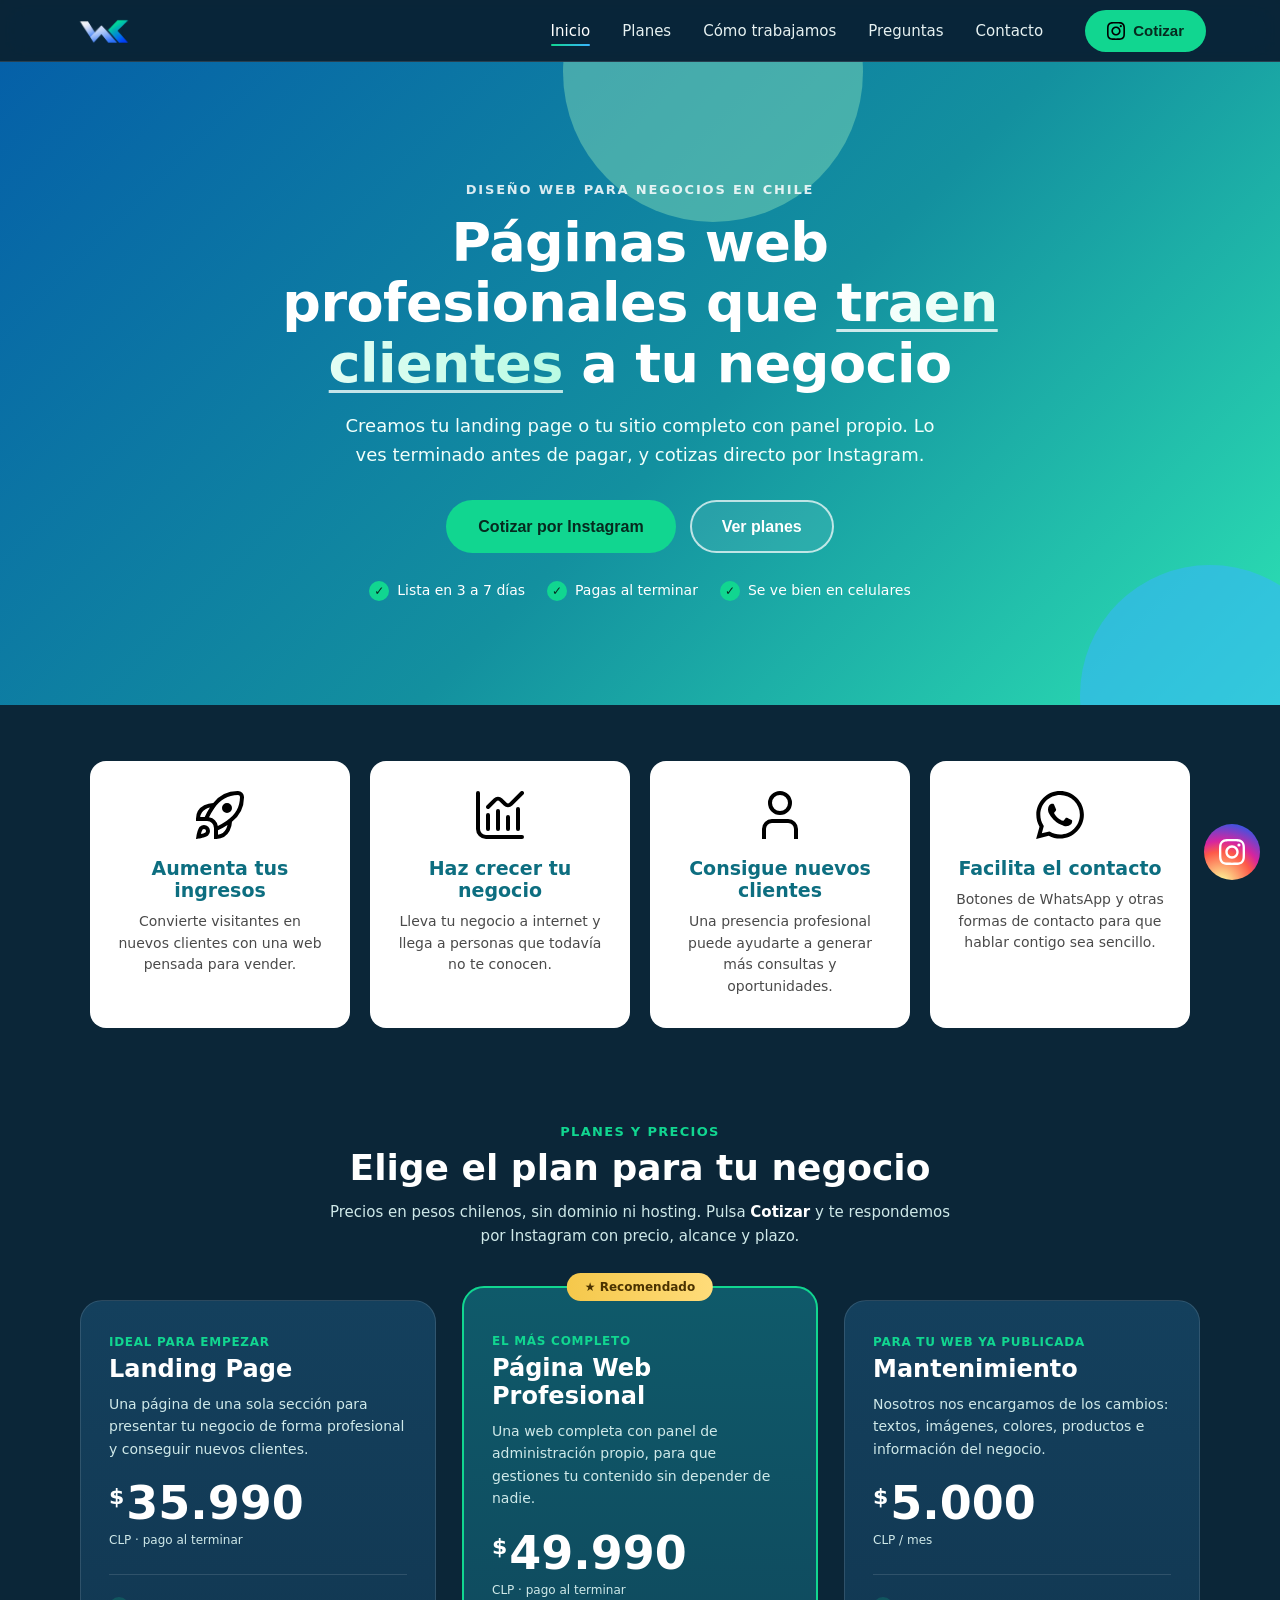
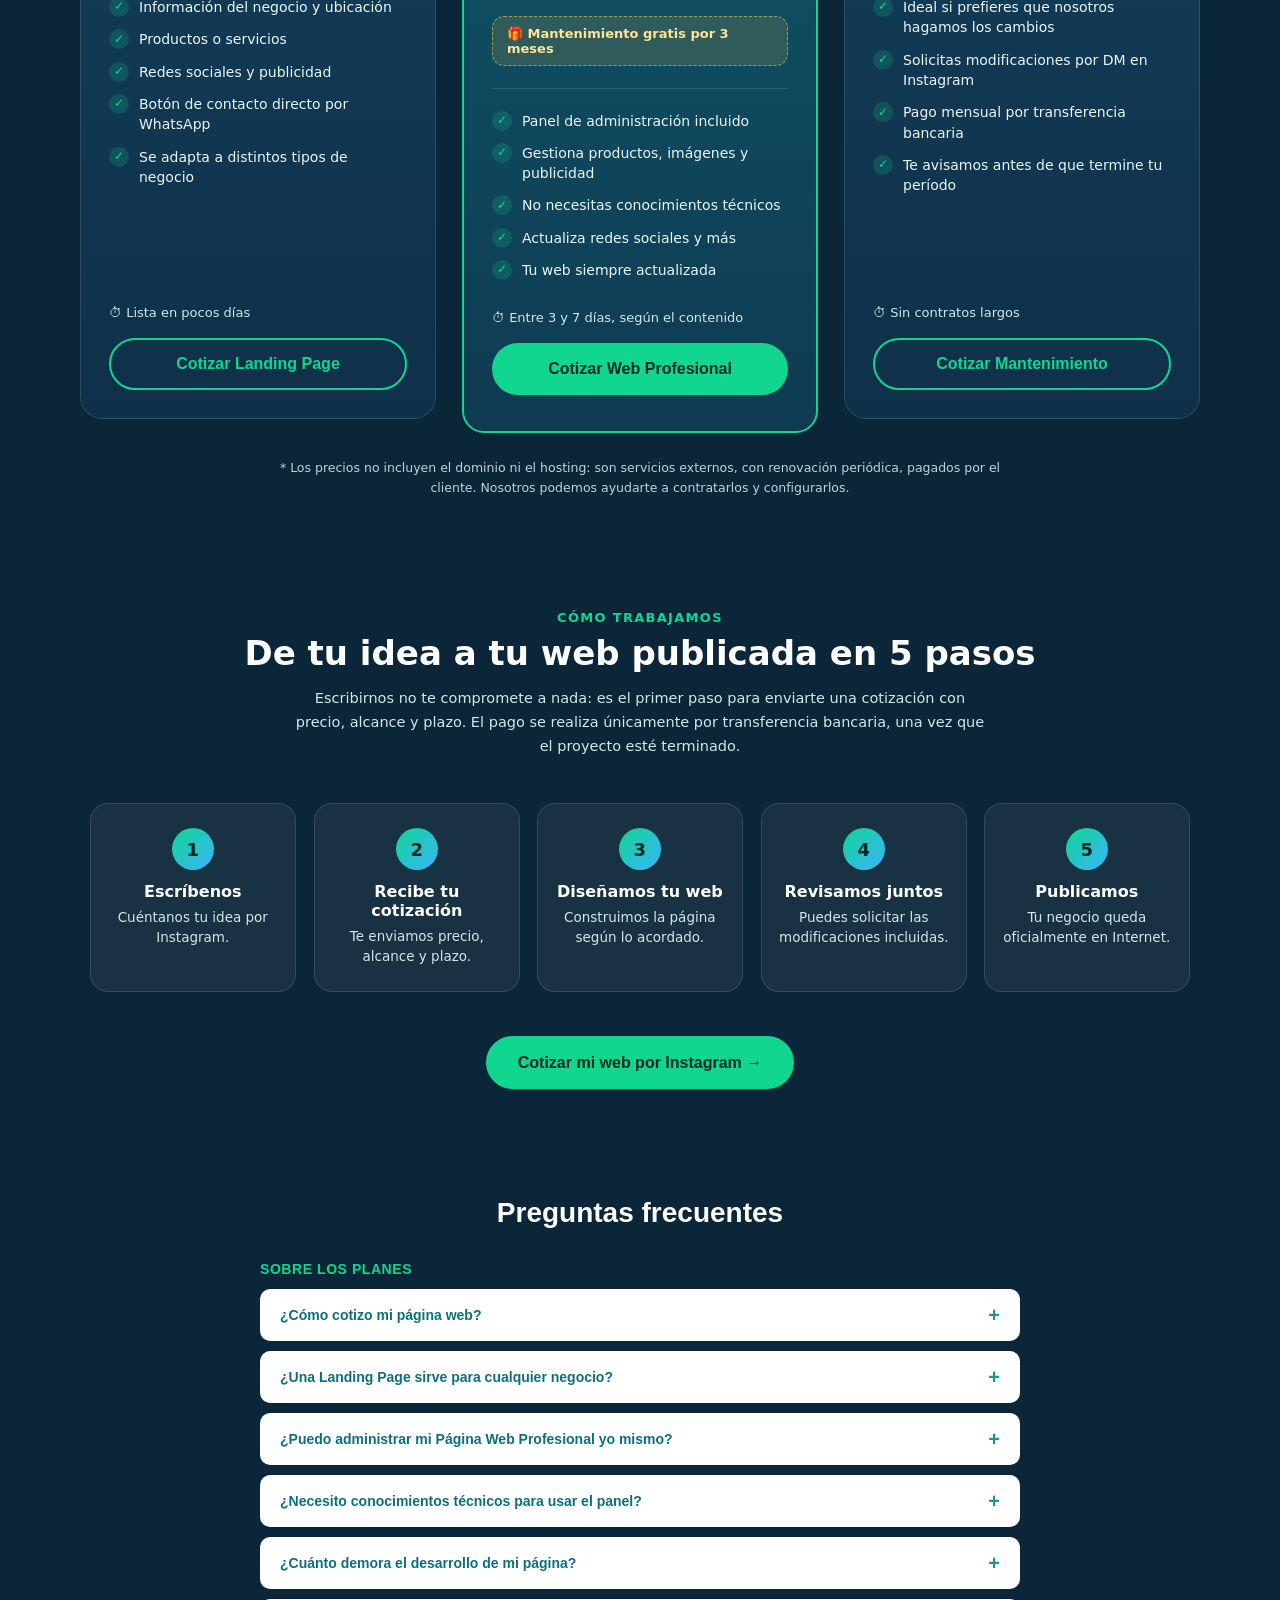
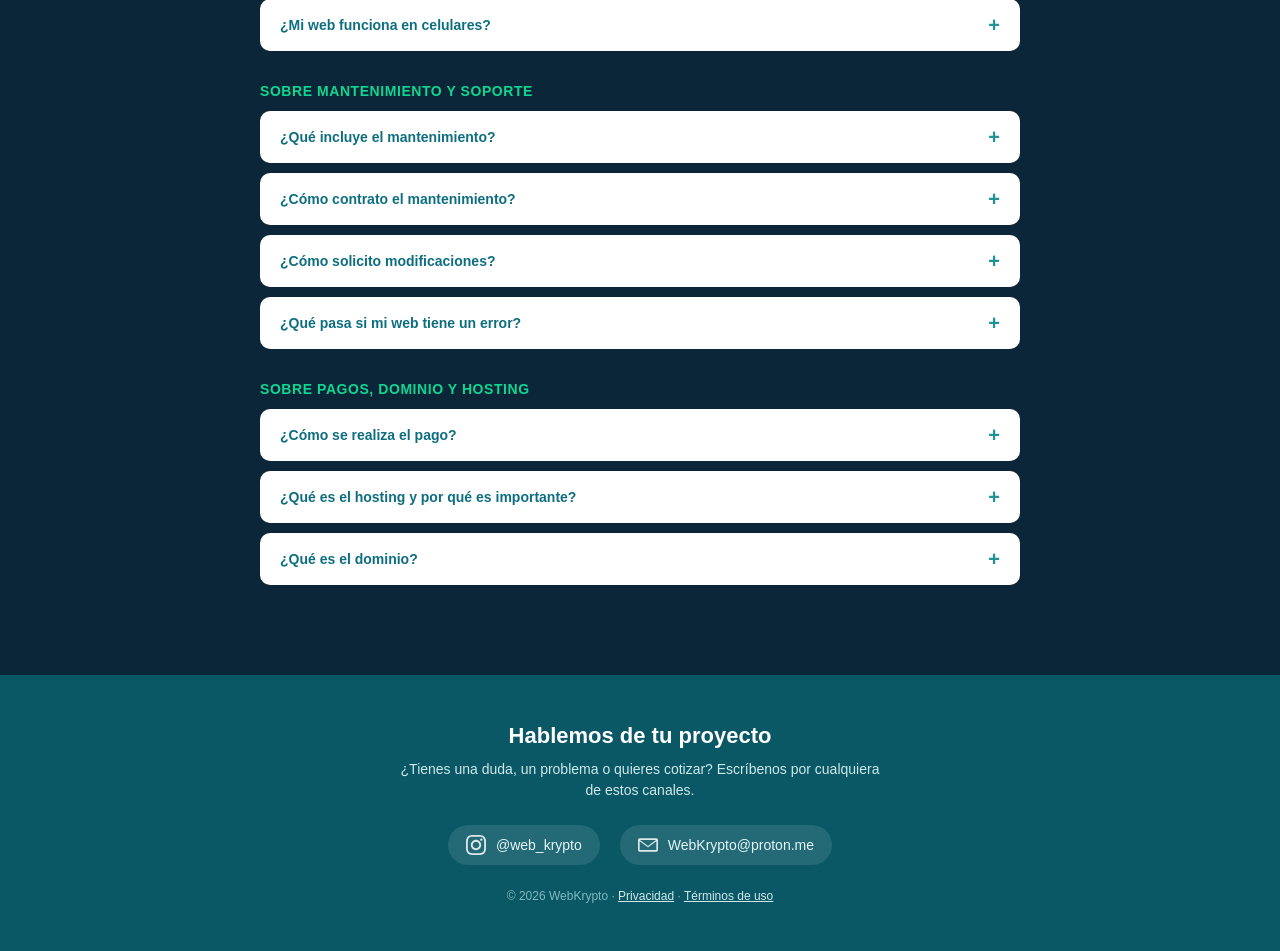
<file: index.html>
<!DOCTYPE html>
<html lang="es-CL">
<head>
    <meta charset="UTF-8">
    <meta http-equiv="Content-Security-Policy" content="default-src 'self'; script-src 'self' https://*.googletagmanager.com; style-src 'self' 'unsafe-inline' https://fonts.googleapis.com; font-src https://fonts.gstatic.com; img-src 'self' data: https://*.google-analytics.com https://*.googletagmanager.com; connect-src 'self' https://*.google-analytics.com https://*.analytics.google.com https://*.googletagmanager.com; object-src 'none'; base-uri 'self'; form-action 'self'; upgrade-insecure-requests">
    <meta name="referrer" content="strict-origin-when-cross-origin">
    <meta name="viewport" content="width=device-width, initial-scale=1.0">
    <title>WebKrypto | Páginas web profesionales para negocios en Chile</title>
    <meta name="description" content="WebKrypto crea páginas web profesionales para negocios en Chile: landing pages desde $35.990 y webs con panel propio. Cotiza por Instagram, sin compromiso.">
    <meta name="author" content="WebKrypto">
    <link rel="canonical" href="https://webkrypto.shop/">
    <link rel="alternate" hreflang="es-CL" href="https://webkrypto.shop/">
    <link rel="alternate" hreflang="x-default" href="https://webkrypto.shop/">
    <meta name="robots" content="index,follow,max-image-preview:large,max-snippet:-1">
    <meta name="theme-color" content="#0b2638">
    <!-- Verificación de Google Search Console: pega aquí la etiqueta que te entregue Google, por ejemplo:
    <meta name="google-site-verification" content="TU_CODIGO"> -->

    <meta property="og:type" content="website">
    <meta property="og:site_name" content="WebKrypto">
    <meta property="og:title" content="WebKrypto | Páginas web profesionales para negocios en Chile">
    <meta property="og:description" content="Convierte visitantes en clientes con una web profesional. Landing pages y sitios con panel propio. Cotiza por Instagram.">
    <meta property="og:image" content="https://webkrypto.shop/banner/og-image.png">
    <meta property="og:image:type" content="image/png">
    <meta property="og:image:width" content="1200">
    <meta property="og:image:height" content="630">
    <meta property="og:image:alt" content="WebKrypto: páginas web profesionales para tu negocio">
    <meta property="og:url" content="https://webkrypto.shop/">
    <meta property="og:locale" content="es_CL">
    <meta name="twitter:card" content="summary_large_image">
    <meta name="twitter:title" content="WebKrypto | Páginas web profesionales para negocios en Chile">
    <meta name="twitter:description" content="Convierte visitantes en clientes con una web profesional. Cotiza por Instagram.">
    <meta name="twitter:image" content="https://webkrypto.shop/banner/og-image.png">
    <meta name="twitter:image:alt" content="WebKrypto: páginas web profesionales para tu negocio">

    <link rel="stylesheet" href="style.css">
    <link rel="preconnect" href="https://fonts.googleapis.com">
    <link rel="preconnect" href="https://fonts.gstatic.com" crossorigin>
    <link href="https://fonts.googleapis.com/css2?family=Poppins:wght@400;500;600;700;800&display=swap" rel="stylesheet">
    <link rel="icon" href="favicon.ico" sizes="48x48">
    <link rel="icon" type="image/png" sizes="48x48" href="logo/favicon-48.png">
    <link rel="icon" type="image/png" sizes="192x192" href="logo/favicon-192.png">
    <link rel="apple-touch-icon" href="logo/apple-touch-icon.png">
    <script type="application/ld+json">
{
  "@context": "https://schema.org",
  "@graph": [
    {
      "@type": "Organization",
      "@id": "https://webkrypto.shop/#organization",
      "name": "WebKrypto",
      "url": "https://webkrypto.shop/",
      "logo": "https://webkrypto.shop/logo/favicon-192.png",
      "email": "WebKrypto@proton.me",
      "sameAs": [
        "https://www.instagram.com/web_krypto/"
      ],
      "alternateName": [
        "Web Krypto",
        "WebKrypto Chile"
      ]
    },
    {
      "@type": "WebSite",
      "@id": "https://webkrypto.shop/#website",
      "url": "https://webkrypto.shop/",
      "name": "WebKrypto",
      "inLanguage": "es-CL",
      "publisher": {
        "@id": "https://webkrypto.shop/#organization"
      },
      "alternateName": [
        "Web Krypto",
        "webkrypto.shop"
      ]
    },
    {
      "@type": "ProfessionalService",
      "@id": "https://webkrypto.shop/#servicio",
      "name": "WebKrypto",
      "url": "https://webkrypto.shop/",
      "image": "https://webkrypto.shop/banner/og-image.png",
      "email": "WebKrypto@proton.me",
      "description": "Diseño y desarrollo de páginas web profesionales para negocios en Chile: landing pages, sitios con panel de administración propio y mantenimiento web. Cotiza por Instagram.",
      "areaServed": {
        "@type": "Country",
        "name": "Chile"
      },
      "parentOrganization": {
        "@id": "https://webkrypto.shop/#organization"
      },
      "hasOfferCatalog": {
        "@type": "OfferCatalog",
        "name": "Planes de WebKrypto",
        "itemListElement": [
          {
            "@type": "Offer",
            "priceCurrency": "CLP",
            "price": "35990",
            "itemOffered": {
              "@type": "Service",
              "name": "Landing Page",
              "description": "Página web de una sola sección para presentar tu negocio y conseguir nuevos clientes."
            },
            "url": "https://webkrypto.shop/#servicios"
          },
          {
            "@type": "Offer",
            "priceCurrency": "CLP",
            "price": "49990",
            "itemOffered": {
              "@type": "Service",
              "name": "Página Web Profesional",
              "description": "Web completa con panel de administración propio para gestionar tu contenido."
            },
            "url": "https://webkrypto.shop/#servicios"
          },
          {
            "@type": "Offer",
            "itemOffered": {
              "@type": "Service",
              "name": "Mantenimiento web mensual",
              "description": "Cambios de textos, imágenes, colores, productos e información del negocio."
            },
            "url": "https://webkrypto.shop/#servicios",
            "priceSpecification": {
              "@type": "UnitPriceSpecification",
              "price": "5000",
              "priceCurrency": "CLP",
              "unitText": "MONTH"
            }
          }
        ]
      },
      "priceRange": "$5.000 - $49.990 CLP",
      "knowsLanguage": "es-CL",
      "sameAs": [
        "https://www.instagram.com/web_krypto/"
      ],
      "contactPoint": {
        "@type": "ContactPoint",
        "contactType": "customer service",
        "email": "WebKrypto@proton.me",
        "availableLanguage": "Spanish"
      }
    },
    {
      "@type": "FAQPage",
      "@id": "https://webkrypto.shop/#faq",
      "inLanguage": "es-CL",
      "mainEntity": [
        {
          "@type": "Question",
          "name": "¿Cómo cotizo mi página web?",
          "acceptedAnswer": {
            "@type": "Answer",
            "text": "Pulsa el botón Cotizar de cualquier plan y escríbenos por mensaje directo en Instagram (@web_krypto). Te respondemos con una cotización con precio, alcance y plazo, sin compromiso."
          }
        },
        {
          "@type": "Question",
          "name": "¿Una Landing Page sirve para cualquier negocio?",
          "acceptedAnswer": {
            "@type": "Answer",
            "text": "Sí, una Landing Page puede adaptarse a distintos tipos de negocios y servicios."
          }
        },
        {
          "@type": "Question",
          "name": "¿Puedo administrar mi Página Web Profesional yo mismo?",
          "acceptedAnswer": {
            "@type": "Answer",
            "text": "Sí, pero el panel de administración está disponible únicamente en el plan Página Web Profesional. Desde ahí podrás gestionar productos, imágenes, publicidad, redes sociales y más. La Landing Page no incluye panel de administración: sus cambios se solicitan a través del plan de Mantenimiento."
          }
        },
        {
          "@type": "Question",
          "name": "¿Necesito conocimientos técnicos para usar el panel?",
          "acceptedAnswer": {
            "@type": "Answer",
            "text": "No. El panel está diseñado para que puedas actualizar el contenido de tu web de forma sencilla."
          }
        },
        {
          "@type": "Question",
          "name": "¿Cuánto demora el desarrollo de mi página?",
          "acceptedAnswer": {
            "@type": "Answer",
            "text": "Depende del tipo de página y de la cantidad de contenido. Una Landing Page sencilla puede estar lista en pocos días, y una web completa generalmente está lista en 3 a 7 días, siempre que recibamos toda la información necesaria."
          }
        },
        {
          "@type": "Question",
          "name": "¿Mi web funciona en celulares?",
          "acceptedAnswer": {
            "@type": "Answer",
            "text": "Sí. Nuestras webs están diseñadas para adaptarse a celulares, tablets y computadores, ofreciendo una buena experiencia en distintos dispositivos."
          }
        },
        {
          "@type": "Question",
          "name": "¿Qué incluye el mantenimiento?",
          "acceptedAnswer": {
            "@type": "Answer",
            "text": "Incluye cambios en imágenes, textos, colores, productos y otros elementos de tu web. En el plan Profesional puedes realizar muchos de estos cambios tú mismo desde el panel de administración."
          }
        },
        {
          "@type": "Question",
          "name": "¿Cómo contrato el mantenimiento?",
          "acceptedAnswer": {
            "@type": "Answer",
            "text": "Escríbenos por DM y te ayudaremos a contratarlo. El pago se realiza mes a mes mediante transferencia bancaria y te avisaremos antes de que termine tu período para que puedas renovarlo."
          }
        },
        {
          "@type": "Question",
          "name": "¿Cómo solicito modificaciones?",
          "acceptedAnswer": {
            "@type": "Answer",
            "text": "Envíanos un DM por Instagram con los cambios que necesitas realizar en tu web y te responderemos lo antes posible para coordinarlos."
          }
        },
        {
          "@type": "Question",
          "name": "¿Qué pasa si mi web tiene un error?",
          "acceptedAnswer": {
            "@type": "Answer",
            "text": "Si tu web presenta un error relacionado con su funcionamiento, lo solucionaremos aunque no tengas contratado un plan de mantenimiento."
          }
        },
        {
          "@type": "Question",
          "name": "¿Cómo se realiza el pago?",
          "acceptedAnswer": {
            "@type": "Answer",
            "text": "El pago se realiza únicamente mediante transferencia bancaria, una vez que el proyecto está terminado y listo para ser publicado en internet. Así puedes revisar el resultado final antes de pagar."
          }
        },
        {
          "@type": "Question",
          "name": "¿Qué es el hosting y por qué es importante?",
          "acceptedAnswer": {
            "@type": "Answer",
            "text": "El hosting permite que tu página esté publicada y disponible en internet las 24 horas, almacenando todos sus archivos y contenido. No está incluido en el precio de la web: lo paga el cliente, y nosotros podemos ayudarte a contratarlo y configurarlo."
          }
        },
        {
          "@type": "Question",
          "name": "¿Qué es el dominio?",
          "acceptedAnswer": {
            "@type": "Answer",
            "text": "Es la dirección de tu página web, por ejemplo tunegocio.cl. Le da una imagen más profesional y confiable a tu negocio y permite que tus clientes te encuentren fácilmente. Se paga por separado y su renovación corre por cuenta del cliente."
          }
        }
      ]
    }
  ]
}
    </script>
    <script src="js/seguridad.js"></script>
</head>
<body>
    <a class="skip-link" href="#contenido">Saltar al contenido</a>

    <header class="nav" id="nav">
        <div class="nav-inner">
            <a href="#inicio" class="nav-brand" aria-label="WebKrypto, ir al inicio">
                <img src="logo/logo-opt.png" alt="WebKrypto" class="nav-logo" width="512" height="341">
            </a>

            <button type="button" class="nav-toggle" id="navToggle" aria-label="Abrir menú" aria-expanded="false" aria-controls="navMenu">
                <span></span><span></span><span></span>
            </button>

            <nav class="nav-menu" id="navMenu" aria-label="Principal">
                <ul class="nav-links">
                    <li><a href="#inicio" data-sec="inicio">Inicio</a></li>
                    <li><a href="#servicios" data-sec="servicios">Planes</a></li>
                    <li><a href="#proceso" data-sec="proceso">Cómo trabajamos</a></li>
                    <li><a href="#faq" data-sec="faq">Preguntas</a></li>
                    <li><a href="#contacto" data-sec="contacto">Contacto</a></li>
                </ul>
                <a href="https://ig.me/m/web_krypto" target="_blank" rel="noopener noreferrer" class="btn btn-primary nav-cta" data-plan="una página web (aún no sé qué plan)">
                    <img src="iconos/instagram.svg" alt="" width="18" height="18"> Cotizar
                </a>
            </nav>
        </div>
    </header>

    <main id="contenido">
        <section class="hero" id="inicio">
            <div class="hero-inner">
                <p class="hero-eyebrow">Diseño web para negocios en Chile</p>
                <h1 class="hero-title">Páginas web profesionales que <span>traen clientes</span> a tu negocio</h1>
                <p class="hero-sub">Creamos tu landing page o tu sitio completo con panel propio. Lo ves terminado antes de pagar, y cotizas directo por Instagram.</p>
                <div class="hero-acciones">
                    <a href="https://ig.me/m/web_krypto" target="_blank" rel="noopener noreferrer" class="btn btn-primary btn-lg" data-plan="una página web (aún no sé qué plan)">Cotizar por Instagram</a>
                    <a href="#servicios" class="btn btn-ghost btn-lg">Ver planes</a>
                </div>
                <ul class="hero-chips">
                    <li>Lista en 3 a 7 días</li>
                    <li>Pagas al terminar</li>
                    <li>Se ve bien en celulares</li>
                </ul>
            </div>
        </section>

        <section class="beneficios" aria-label="Beneficios de tener una página web">
            <div class="beneficios-grid">
                <div class="card">
                    <img src="iconos/rocket-lunch.svg" alt="" class="card-icon" width="48" height="48" loading="lazy">
                    <h2 class="card-title">Aumenta tus ingresos</h2>
                    <p class="card-text">Convierte visitantes en nuevos clientes con una web pensada para vender.</p>
                </div>
                <div class="card">
                    <img src="iconos/chart-histogram.svg" alt="" class="card-icon" width="48" height="48" loading="lazy">
                    <h2 class="card-title">Haz crecer tu negocio</h2>
                    <p class="card-text">Lleva tu negocio a internet y llega a personas que todavía no te conocen.</p>
                </div>
                <div class="card">
                    <img src="iconos/user.svg" alt="" class="card-icon" width="48" height="48" loading="lazy">
                    <h2 class="card-title">Consigue nuevos clientes</h2>
                    <p class="card-text">Una presencia profesional puede ayudarte a generar más consultas y oportunidades.</p>
                </div>
                <div class="card">
                    <img src="iconos/whatsapp.svg" alt="" class="card-icon" width="48" height="48" loading="lazy">
                    <h2 class="card-title">Facilita el contacto</h2>
                    <p class="card-text">Botones de WhatsApp y otras formas de contacto para que hablar contigo sea sencillo.</p>
                </div>
            </div>
        </section>

        <section class="servicios" id="servicios">
            <p class="seccion-eyebrow">Planes y precios</p>
            <h2 class="servicios-titulo">Elige el plan para tu negocio</h2>
            <p class="servicios-subtitulo">Precios en pesos chilenos, sin dominio ni hosting. Pulsa <b>Cotizar</b> y te respondemos por Instagram con precio, alcance y plazo.</p>

            <div class="planes">
                <article class="plan">
                    <p class="plan-tag">Ideal para empezar</p>
                    <h3 class="plan-nombre">Landing Page</h3>
                    <p class="plan-descripcion">Una página de una sola sección para presentar tu negocio de forma profesional y conseguir nuevos clientes.</p>
                    <p class="plan-precio"><span class="plan-moneda">$</span>35.990 <small>CLP · pago al terminar</small></p>
                    <ul class="plan-lista">
                        <li>Información del negocio y ubicación</li>
                        <li>Productos o servicios</li>
                        <li>Redes sociales y publicidad</li>
                        <li>Botón de contacto directo por WhatsApp</li>
                        <li>Se adapta a distintos tipos de negocio</li>
                    </ul>
                    <p class="plan-demora">Lista en pocos días</p>
                    <a href="https://ig.me/m/web_krypto" target="_blank" rel="noopener noreferrer" class="btn btn-outline plan-btn" data-plan="el plan Landing Page ($35.990)">Cotizar Landing Page</a>
                </article>

                <article class="plan plan-destacado">
                    <span class="plan-badge">★ Recomendado</span>
                    <p class="plan-tag">El más completo</p>
                    <h3 class="plan-nombre">Página Web Profesional</h3>
                    <p class="plan-descripcion">Una web completa con panel de administración propio, para que gestiones tu contenido sin depender de nadie.</p>
                    <p class="plan-precio"><span class="plan-moneda">$</span>49.990 <small>CLP · pago al terminar</small></p>
                    <p class="plan-regalo">Mantenimiento gratis por 3 meses</p>
                    <ul class="plan-lista">
                        <li>Panel de administración incluido</li>
                        <li>Gestiona productos, imágenes y publicidad</li>
                        <li>No necesitas conocimientos técnicos</li>
                        <li>Actualiza redes sociales y más</li>
                        <li>Tu web siempre actualizada</li>
                    </ul>
                    <p class="plan-demora">Entre 3 y 7 días, según el contenido</p>
                    <a href="https://ig.me/m/web_krypto" target="_blank" rel="noopener noreferrer" class="btn btn-primary plan-btn" data-plan="el plan Página Web Profesional ($49.990)">Cotizar Web Profesional</a>
                </article>

                <article class="plan" id="mantenimiento">
                    <p class="plan-tag">Para tu web ya publicada</p>
                    <h3 class="plan-nombre">Mantenimiento</h3>
                    <p class="plan-descripcion">Nosotros nos encargamos de los cambios: textos, imágenes, colores, productos e información del negocio.</p>
                    <p class="plan-precio"><span class="plan-moneda">$</span>5.000 <small>CLP / mes</small></p>
                    <ul class="plan-lista">
                        <li>Ideal si prefieres que nosotros hagamos los cambios</li>
                        <li>Solicitas modificaciones por DM en Instagram</li>
                        <li>Pago mensual por transferencia bancaria</li>
                        <li>Te avisamos antes de que termine tu período</li>
                    </ul>
                    <p class="plan-demora">Sin contratos largos</p>
                    <a href="https://ig.me/m/web_krypto" target="_blank" rel="noopener noreferrer" class="btn btn-outline plan-btn" data-plan="el plan de Mantenimiento ($5.000 al mes)">Cotizar Mantenimiento</a>
                </article>
            </div>

            <p class="servicios-nota">* Los precios no incluyen el dominio ni el hosting: son servicios externos, con renovación periódica, pagados por el cliente. Nosotros podemos ayudarte a contratarlos y configurarlos.</p>
        </section>

        <section class="proceso-sec" id="proceso">
            <p class="seccion-eyebrow">Cómo trabajamos</p>
            <h2 class="cta-title">De tu idea a tu web publicada en 5 pasos</h2>
            <p class="cta-aviso">Escribirnos no te compromete a nada: es el primer paso para enviarte una cotización con precio, alcance y plazo. El pago se realiza únicamente por transferencia bancaria, una vez que el proyecto esté terminado.</p>

            <ol class="proceso">
                <li class="proceso-paso"><span class="proceso-numero">1</span><h3 class="proceso-titulo">Escríbenos</h3><p class="proceso-texto">Cuéntanos tu idea por Instagram.</p></li>
                <li class="proceso-paso"><span class="proceso-numero">2</span><h3 class="proceso-titulo">Recibe tu cotización</h3><p class="proceso-texto">Te enviamos precio, alcance y plazo.</p></li>
                <li class="proceso-paso"><span class="proceso-numero">3</span><h3 class="proceso-titulo">Diseñamos tu web</h3><p class="proceso-texto">Construimos la página según lo acordado.</p></li>
                <li class="proceso-paso"><span class="proceso-numero">4</span><h3 class="proceso-titulo">Revisamos juntos</h3><p class="proceso-texto">Puedes solicitar las modificaciones incluidas.</p></li>
                <li class="proceso-paso"><span class="proceso-numero">5</span><h3 class="proceso-titulo">Publicamos</h3><p class="proceso-texto">Tu negocio queda oficialmente en Internet.</p></li>
            </ol>

            <a href="https://ig.me/m/web_krypto" target="_blank" rel="noopener noreferrer" class="btn btn-primary btn-lg" data-plan="una página web (aún no sé qué plan)">Cotizar mi web por Instagram →</a>
        </section>

    <section class="faq" id="faq">
        <h2 class="faq-titulo">Preguntas frecuentes</h2>

        <div class="faq-grupo">
            <h3 class="faq-categoria">Sobre los planes</h3>
            <details class="faq-item">
                <summary>¿Cómo cotizo mi página web?</summary>
                <p>Pulsa el botón <strong>Cotizar</strong> de cualquier plan y escríbenos por mensaje directo en Instagram (@web_krypto). Te respondemos con una cotización con precio, alcance y plazo, sin compromiso.</p>
            </details>
            <details class="faq-item">
                <summary>¿Una Landing Page sirve para cualquier negocio?</summary>
                <p>Sí, una Landing Page puede adaptarse a distintos tipos de negocios y servicios.</p>
            </details>
            <details class="faq-item">
                <summary>¿Puedo administrar mi Página Web Profesional yo mismo?</summary>
                <p>Sí, pero el panel de administración está disponible únicamente en el plan Página Web Profesional. Desde ahí podrás gestionar productos, imágenes, publicidad, redes sociales y más. La Landing Page no incluye panel de administración: sus cambios se solicitan a través del plan de Mantenimiento.</p>
            </details>
            <details class="faq-item">
                <summary>¿Necesito conocimientos técnicos para usar el panel?</summary>
                <p>No. El panel está diseñado para que puedas actualizar el contenido de tu web de forma sencilla.</p>
            </details>
            <details class="faq-item">
                <summary>¿Cuánto demora el desarrollo de mi página?</summary>
                <p>Depende del tipo de página y de la cantidad de contenido. Una Landing Page sencilla puede estar lista en pocos días, y una web completa generalmente está lista en 3 a 7 días, siempre que recibamos toda la información necesaria.</p>
            </details>
            <details class="faq-item">
                <summary>¿Mi web funciona en celulares?</summary>
                <p>Sí. Nuestras webs están diseñadas para adaptarse a celulares, tablets y computadores, ofreciendo una buena experiencia en distintos dispositivos.</p>
            </details>
        </div>

        <div class="faq-grupo">
            <h3 class="faq-categoria">Sobre mantenimiento y soporte</h3>
            <details class="faq-item">
                <summary>¿Qué incluye el mantenimiento?</summary>
                <p>Incluye cambios en imágenes, textos, colores, productos y otros elementos de tu web. En el plan Profesional puedes realizar muchos de estos cambios tú mismo desde el panel de administración.</p>
            </details>
            <details class="faq-item">
                <summary>¿Cómo contrato el mantenimiento?</summary>
                <p>Escríbenos por DM y te ayudaremos a contratarlo. El pago se realiza mes a mes mediante transferencia bancaria y te avisaremos antes de que termine tu período para que puedas renovarlo.</p>
            </details>
            <details class="faq-item">
                <summary>¿Cómo solicito modificaciones?</summary>
                <p>Envíanos un DM por Instagram con los cambios que necesitas realizar en tu web y te responderemos lo antes posible para coordinarlos.</p>
            </details>
            <details class="faq-item">
                <summary>¿Qué pasa si mi web tiene un error?</summary>
                <p>Si tu web presenta un error relacionado con su funcionamiento, lo solucionaremos aunque no tengas contratado un plan de mantenimiento.</p>
            </details>
        </div>

        <div class="faq-grupo">
            <h3 class="faq-categoria">Sobre pagos, dominio y hosting</h3>
            <details class="faq-item">
                <summary>¿Cómo se realiza el pago?</summary>
                <p>El pago se realiza únicamente mediante transferencia bancaria, una vez que el proyecto está terminado y listo para ser publicado en internet. Así puedes revisar el resultado final antes de pagar.</p>
            </details>
            <details class="faq-item">
                <summary>¿Qué es el hosting y por qué es importante?</summary>
                <p>El hosting permite que tu página esté publicada y disponible en internet las 24 horas, almacenando todos sus archivos y contenido. No está incluido en el precio de la web: lo paga el cliente, y nosotros podemos ayudarte a contratarlo y configurarlo.</p>
            </details>
            <details class="faq-item">
                <summary>¿Qué es el dominio?</summary>
                <p>Es la dirección de tu página web, por ejemplo tunegocio.cl. Le da una imagen más profesional y confiable a tu negocio y permite que tus clientes te encuentren fácilmente. Se paga por separado y su renovación corre por cuenta del cliente.</p>
            </details>
        </div>
    </section>

    </main>

    <footer class="footer" id="contacto">
        <h2 class="footer-titulo">Hablemos de tu proyecto</h2>
        <p class="footer-texto">¿Tienes una duda, un problema o quieres cotizar? Escríbenos por cualquiera de estos canales.</p>
        <div class="footer-redes">
            <a href="https://ig.me/m/web_krypto" target="_blank" rel="noopener noreferrer" class="footer-contacto-item" aria-label="Escríbenos por Instagram">
                <img src="iconos/instagram.svg" alt="" class="footer-icono" loading="lazy">
                <span class="footer-contacto-texto">@web_krypto</span>
            </a>
            <a href="mailto:WebKrypto@proton.me" class="footer-contacto-item" aria-label="Escríbenos por correo electrónico a WebKrypto@proton.me">
                <img src="iconos/envelope.svg" alt="" class="footer-icono" loading="lazy">
                <span class="footer-contacto-texto">WebKrypto@proton.me</span>
            </a>
        </div>
        <p class="footer-copy">© 2026 WebKrypto · <a href="privacidad.html" style="color:#cfe9e9;">Privacidad</a> · <a href="terminos.html" style="color:#cfe9e9;">Términos de uso</a><button type="button" class="footer-cookies" data-cookies hidden> · Cookies</button></p>
    </footer>

    <div class="flotantes-contacto">
        <a href="https://ig.me/m/web_krypto" target="_blank" rel="noopener noreferrer" class="flotante flotante-instagram" aria-label="Escríbenos por Instagram">
            <img src="iconos/instagram.svg" alt="" loading="lazy">
        </a>
    </div>

    <div class="toast" id="toast" role="status" aria-live="polite"></div>

    <script src="js/analytics.js" defer></script>
    <script src="js/main.js" defer></script>
</body>
</html>
</file>
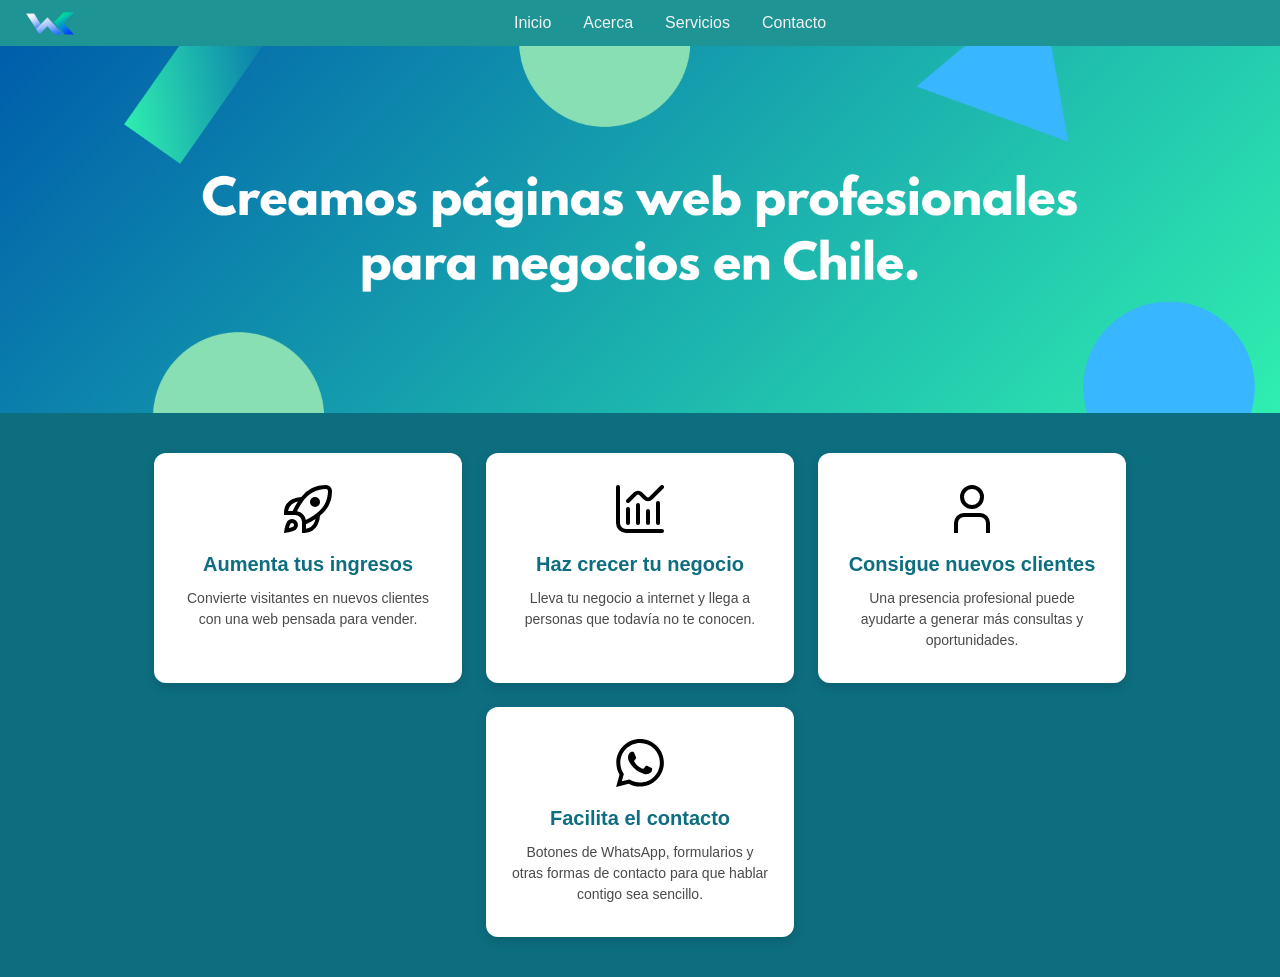
<file: fronted/index.html>
<!DOCTYPE html>
<html lang="en">
<head>
    <meta charset="UTF-8">
    <meta name="robots" content="noindex,nofollow">
    <meta http-equiv="Content-Security-Policy" content="default-src 'self'; script-src 'self'; style-src 'self' 'unsafe-inline' https://fonts.googleapis.com; font-src https://fonts.gstatic.com; img-src 'self' data: https://melbzzocbenpoewlqvbr.supabase.co; connect-src 'self' https://melbzzocbenpoewlqvbr.supabase.co wss://melbzzocbenpoewlqvbr.supabase.co; object-src 'none'; base-uri 'self'; form-action 'self'; upgrade-insecure-requests">
    <meta name="referrer" content="strict-origin-when-cross-origin">
    <meta name="viewport" content="width=device-width, initial-scale=1.0">
    <title>WebKrypto</title>
    <link rel="stylesheet" href="style.css">
    <link rel="preconnect" href="https://fonts.googleapis.com">
    <link rel="preconnect" href="https://fonts.gstatic.com" crossorigin>
    <link href="https://fonts.googleapis.com/css2?family=Poppins:ital,wght@0,100;0,200;0,300;0,400;0,500;0,600;0,700;0,800;0,900;1,100;1,200;1,300;1,400;1,500;1,600;1,700;1,800;1,900&display=swap" rel="stylesheet">
    <link rel="icon" type="image/png" href="../logo/logo.png">
    <script src="../js/seguridad.js"></script>
</head>
<body>
    <nav class="navbar">
        <img src="../logo/logo.png" alt="WebKrypto logo" class="navbar-logo">
        <ul>
            <a href="#home">Inicio</a>
            <a href="#about">Acerca</a>
            <a href="#services">Servicios</a>
            <a href="#contact">Contacto</a>     
        </ul>
    </nav>

    <picture>
        <source media="(max-width: 480px)" srcset="../banner/banner-movil.png">
        <source media="(max-width: 1024px)" srcset="../banner/banner-tablet.png">
        <img src="../banner/banner-pc.png" alt="Hero Image" class="hero-image">
    </picture>

    <div class="container">
        <div class="card">
            <img src="../iconos/rocket-lunch.svg" alt="Icono de cohete" class="card-icon">
            <h2 class="card-title">Aumenta tus ingresos</h2>
            <p class="card-text">Convierte visitantes en nuevos clientes con una web pensada para vender.</p>
        </div>

        <div class="card">
            <img src="../iconos/chart-histogram.svg" alt="Icono de estadistica" class="card-icon">
            <h2 class="card-title">Haz crecer tu negocio</h2>
            <p class="card-text">Lleva tu negocio a internet y llega a personas que todavía no te conocen.</p>
        </div>

        <div class="card">
            <img src="../iconos/user.svg" alt="Icono de usuario" class="card-icon">
            <h2 class="card-title">Consigue nuevos clientes</h2>
            <p class="card-text">Una presencia profesional puede ayudarte a generar más consultas y oportunidades.</p>
        </div>

        <div class="card">
            <img src="../iconos/whatsapp.svg" alt="Icono de WhatsApp" class="card-icon">
            <h2 class="card-title">Facilita el contacto</h2>
            <p class="card-text">Botones de WhatsApp, formularios y otras formas de contacto para que hablar contigo sea sencillo.</p>
        </div>
    </div>

</body>
</file>
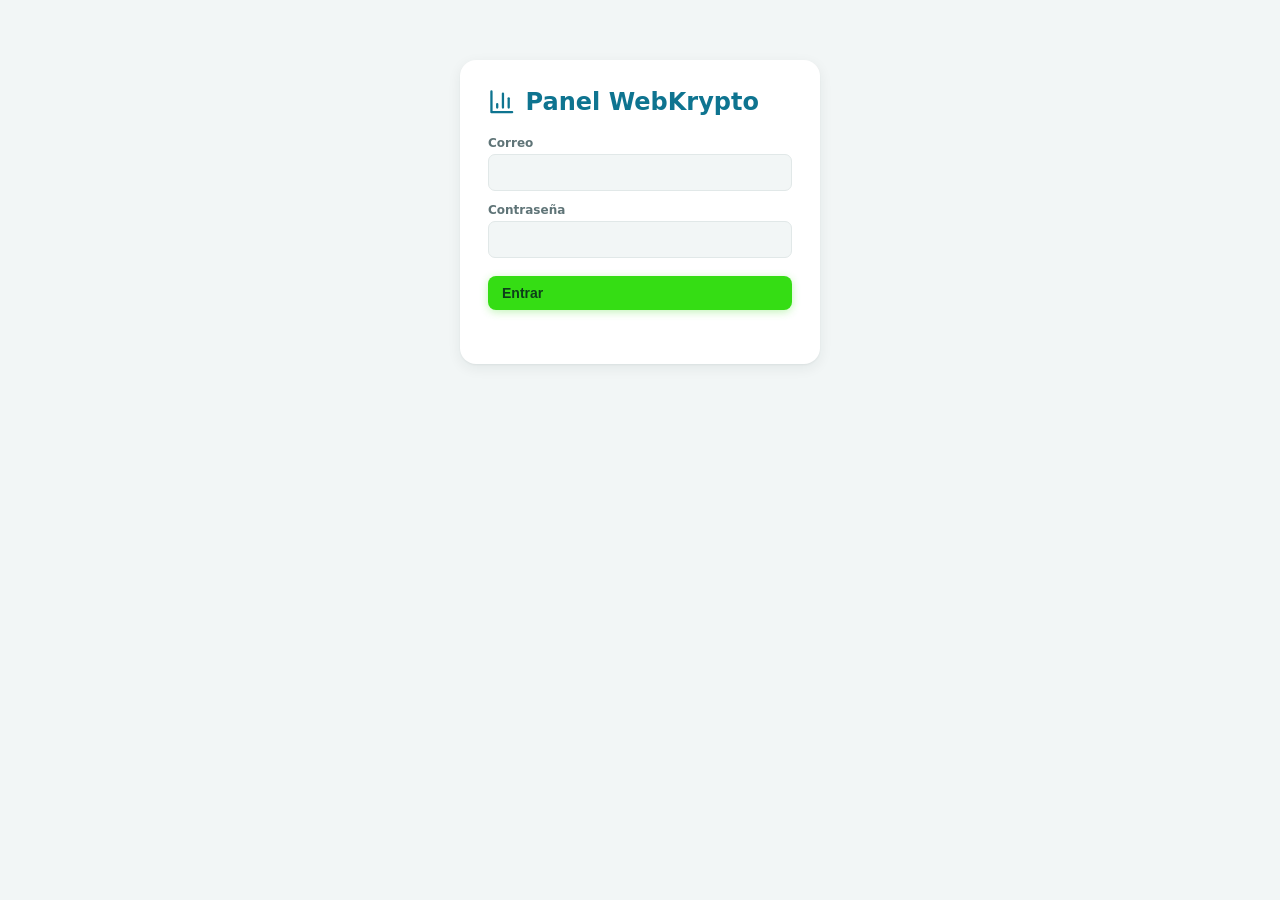
<file: admin.html>
<!DOCTYPE html>
<html lang="es">
<head>
<meta charset="UTF-8">
<meta http-equiv="Content-Security-Policy" content="default-src 'self'; script-src 'self'; style-src 'self' 'unsafe-inline' https://fonts.googleapis.com; font-src https://fonts.gstatic.com; img-src 'self' data: https://melbzzocbenpoewlqvbr.supabase.co; connect-src 'self' https://melbzzocbenpoewlqvbr.supabase.co wss://melbzzocbenpoewlqvbr.supabase.co; object-src 'none'; base-uri 'self'; form-action 'self'; upgrade-insecure-requests">
<meta name="referrer" content="strict-origin-when-cross-origin">
<meta name="robots" content="noindex,nofollow">
<meta name="viewport" content="width=device-width, initial-scale=1">
<title>Panel WebKrypto</title>
<link rel="icon" href="logo/logo.png">
<style>
:root{--bg:#f2f6f6;--panel:#fff;--text:#132326;--muted:#5f7477;--line:#e1e8e8;--brand:#0d6e80;--brand2:#1e9494;--chip:#eef5f5;}
@media (prefers-color-scheme: dark){:root{--bg:#0f1a1c;--panel:#16262a;--text:#e8f1f1;--muted:#93a7aa;--line:#233436;--chip:#1c2e30;}}
*{box-sizing:border-box;}
[hidden]{display:none !important;}
body{margin:0;background:var(--bg);color:var(--text);font-family:system-ui,-apple-system,Segoe UI,Roboto,sans-serif;}
header{position:sticky;top:0;background:linear-gradient(135deg,var(--brand),var(--brand2));color:#fff;padding:14px 20px;display:flex;justify-content:space-between;align-items:center;gap:12px;flex-wrap:wrap;z-index:20;}
header h1{font-size:18px;margin:0;}
.hbtns{display:flex;gap:8px;flex-wrap:wrap;}
.btn{border:none;border-radius:8px;padding:9px 14px;font-weight:600;cursor:pointer;font-size:14px;text-decoration:none;display:inline-block;}
.btn-primary{background:#35dd14;color:#0d3d1a;} .btn-primary:hover{background:#2ec00f;}
.btn-ghost{background:rgba(255,255,255,.15);color:#fff;}
.btn-secundario{background:var(--chip);color:var(--text);} .btn-peligro{background:#fbdada;color:#a11c11;}
main{max-width:1200px;margin:0 auto;padding:28px 24px;}
#login{max-width:360px;margin:60px auto;background:var(--panel);border-radius:12px;padding:28px;box-shadow:0 4px 20px rgba(0,0,0,.08);}
#login h2{color:var(--brand);margin-top:0;}
#login label{display:block;font-size:12px;font-weight:600;color:var(--muted);margin:12px 0 4px;}
#login input{width:100%;padding:10px;border:1px solid var(--line);border-radius:7px;background:var(--bg);color:var(--text);}
#login .error{color:#d93025;font-size:13px;margin-top:10px;min-height:16px;}
#app{display:none;}
#alertas{margin-bottom:24px;}
.alerta{display:flex;justify-content:space-between;align-items:center;gap:10px;background:var(--panel);border-left:4px solid #e2a300;border-radius:8px;padding:14px 18px;margin-bottom:12px;font-size:13px;}
.alerta.vencido{border-left-color:#d93025;} .alerta b{display:block;font-size:14px;}
.kpis{display:grid;grid-template-columns:repeat(auto-fit,minmax(200px,1fr));gap:18px;margin-bottom:28px;}
.kpi{background:var(--panel);border:1px solid var(--line);border-radius:12px;padding:18px 20px;}
.kpi small{color:var(--muted);font-size:12px;font-weight:600;display:block;} .kpi b{font-size:22px;display:block;margin:2px 0;} .kpi span{font-size:12px;color:var(--muted);}
.tabs{display:flex;gap:10px;margin-bottom:20px;}
.tab{border:1px solid var(--line);background:var(--panel);color:var(--text);padding:8px 16px;border-radius:8px;cursor:pointer;font-weight:600;font-size:14px;}
.tab.act{background:var(--brand);color:#fff;border-color:var(--brand);}
.toolbar{display:flex;gap:12px;flex-wrap:wrap;margin-bottom:24px;align-items:center;}
.toolbar .meta{margin:0;}
input[type=search],select{padding:9px 12px;border:1px solid var(--line);border-radius:8px;background:var(--panel);color:var(--text);font-size:14px;}

.tabla-wrap{overflow-x:auto;border-radius:10px;border:1px solid var(--line);background:var(--panel);}
table{width:100%;border-collapse:collapse;font-size:13px;min-width:1150px;}
th,td{padding:10px 12px;text-align:left;border-bottom:1px solid var(--line);white-space:nowrap;}
th[data-sort]{cursor:pointer;user-select:none;} th[data-sort]:hover{color:var(--brand);}
tbody tr:hover{background:var(--chip);cursor:pointer;}
.badge{display:inline-block;padding:3px 9px;border-radius:20px;font-size:11px;font-weight:600;}
.b-pend,.b-pagpar{background:#fdecc8;color:#8a5a00;} .b-conc,.b-pagok{background:#d7f5df;color:#146c34;}
.b-noconc,.b-pagpend{background:#fbdada;color:#a11c11;} .b-canc{background:#e4e4e4;color:#555;} .b-nuevo{background:#dbeafe;color:#1d4ed8;margin-left:6px;}
.origen{font-size:11px;color:var(--muted);} .vacio{padding:40px;text-align:center;color:var(--muted);}
.tablero{display:grid;grid-template-columns:repeat(4,minmax(240px,1fr));gap:20px;overflow-x:auto;align-items:start;}
.col{background:var(--chip);border-radius:12px;padding:16px;min-height:120px;}
.col h3{font-size:13px;margin:0 0 16px;display:flex;justify-content:space-between;gap:6px;} .col h3 span{color:var(--muted);font-weight:500;}
.col.sobre{outline:2px dashed var(--brand);}
.card{background:var(--panel);border:1px solid var(--line);border-radius:8px;padding:14px 16px;margin-bottom:14px;cursor:pointer;font-size:13px;}
.card .sub{color:var(--muted);font-size:12px;margin-top:6px;} .card select{margin-top:8px;width:100%;padding:5px;font-size:12px;}
.stats{display:grid;grid-template-columns:repeat(auto-fit,minmax(300px,1fr));gap:20px;}
.stat{background:var(--panel);border:1px solid var(--line);border-radius:12px;padding:20px;} .stat h3{margin:0 0 16px;font-size:14px;color:var(--brand);}
.barra{display:grid;grid-template-columns:130px 1fr auto;align-items:center;gap:10px;font-size:12px;margin-bottom:12px;}
.barra i{display:block;height:10px;border-radius:5px;background:var(--brand2);min-width:2px;} .barra em{font-style:normal;color:var(--muted);}
.overlay{position:fixed;inset:0;background:rgba(0,0,0,.5);display:none;align-items:center;justify-content:center;padding:16px;z-index:100;}
.overlay.abierto{display:flex;}
.modal{background:var(--panel);border-radius:12px;max-width:720px;width:100%;max-height:90vh;overflow-y:auto;padding:22px;}
.modal h2{margin:0 0 12px;font-size:18px;color:var(--brand);}
.rapidas{display:flex;gap:8px;flex-wrap:wrap;margin-bottom:14px;} .rapidas .btn{font-size:13px;padding:7px 12px;}
.grid2{display:grid;grid-template-columns:1fr 1fr;gap:12px;} @media(max-width:520px){.grid2{grid-template-columns:1fr;}}
.campo{margin-bottom:12px;} .campo label{display:block;font-size:12px;font-weight:600;color:var(--muted);margin-bottom:4px;}
.campo input,.campo select,.campo textarea{width:100%;padding:9px 10px;border:1px solid var(--line);border-radius:7px;background:var(--bg);color:var(--text);font-size:13px;font-family:inherit;}
fieldset{border:1px solid var(--line);border-radius:8px;margin:0 0 14px;padding:12px;} legend{font-size:12px;font-weight:700;color:var(--brand2);padding:0 6px;}
.check{display:flex;align-items:center;gap:8px;font-size:13px;margin-bottom:8px;}
.modal-acciones{display:flex;gap:10px;justify-content:flex-end;margin-top:8px;flex-wrap:wrap;}
.adjuntos a{display:inline-block;margin:2px 8px 2px 0;font-size:12px;color:var(--brand);}
dl.datos{display:grid;grid-template-columns:150px 1fr;gap:6px 12px;font-size:13px;margin:0;} dl.datos dt{color:var(--muted);font-weight:600;} dl.datos dd{margin:0;word-break:break-word;}
.nota{background:var(--bg);border-radius:8px;padding:8px 10px;margin-bottom:8px;font-size:13px;position:relative;} .nota small{color:var(--muted);display:block;}
.nota p{margin:2px 0 0;white-space:pre-wrap;padding-right:24px;} .nota button{position:absolute;top:6px;right:6px;border:none;background:none;cursor:pointer;color:var(--muted);font-size:14px;}
.meta{font-size:11px;color:var(--muted);margin-bottom:10px;}
details.crudo{margin-top:6px;font-size:12px;color:var(--muted);} details.crudo pre{white-space:pre-wrap;word-break:break-word;background:var(--bg);padding:8px;border-radius:6px;}

:root{--brand:#0e7490;--brand2:#14a3a3;--shadow:0 1px 2px rgba(16,40,44,.05),0 4px 14px rgba(16,40,44,.07);--r:14px;}
@media (prefers-color-scheme: dark){:root{--shadow:0 1px 2px rgba(0,0,0,.3),0 6px 18px rgba(0,0,0,.25);}}
body{-webkit-font-smoothing:antialiased;}
.i{width:1.15em;height:1.15em;fill:none;stroke:currentColor;stroke-width:2;stroke-linecap:round;stroke-linejoin:round;vertical-align:-.2em;flex:none;}
header{box-shadow:0 2px 14px rgba(6,60,70,.28);} header h1{display:flex;align-items:center;gap:10px;letter-spacing:.2px;}
.btn{display:inline-flex;align-items:center;gap:7px;transition:transform .1s,background .15s,box-shadow .15s;} .btn:hover{transform:translateY(-1px);} .btn:active{transform:none;}
.btn-ghost:hover{background:rgba(255,255,255,.28);} .btn-primary{box-shadow:0 2px 8px rgba(53,221,20,.3);}
#login{border-radius:16px;box-shadow:var(--shadow);} #login h2{display:flex;align-items:center;gap:10px;}
.kpi{position:relative;box-shadow:var(--shadow);transition:transform .15s;} .kpi:hover{transform:translateY(-2px);}
.kpi-ic{position:absolute;top:16px;right:16px;width:36px;height:36px;border-radius:10px;background:var(--chip);color:var(--brand);display:grid;place-items:center;font-size:17px;}
.kpi small{text-transform:uppercase;letter-spacing:.5px;font-size:11px;padding-right:46px;} .kpi b{font-size:26px;margin:8px 0 4px;letter-spacing:-.5px;}
.alerta{box-shadow:var(--shadow);}
.tabs{background:var(--chip);padding:5px;border-radius:12px;gap:4px;width:max-content;max-width:100%;overflow-x:auto;}
.tab{display:inline-flex;align-items:center;gap:8px;border:none;background:transparent;color:var(--muted);transition:all .15s;} .tab:hover{color:var(--text);}
.tab.act{background:var(--panel);color:var(--brand);box-shadow:var(--shadow);}
.toolbar{background:var(--panel);border:1px solid var(--line);border-radius:var(--r);padding:14px;box-shadow:var(--shadow);}
.busca{position:relative;flex:1;min-width:240px;} .busca .i{position:absolute;left:13px;top:50%;transform:translateY(-50%);color:var(--muted);pointer-events:none;}
#buscar{width:100%;padding-left:38px;}
input:focus,select:focus,textarea:focus{outline:none;border-color:var(--brand2);box-shadow:0 0 0 3px rgba(20,163,163,.2);}
.tabla-wrap{border-radius:var(--r);box-shadow:var(--shadow);}
thead th{background:var(--chip);color:var(--muted);font-size:11px;text-transform:uppercase;letter-spacing:.5px;padding-top:12px;padding-bottom:12px;}
td{padding-top:14px;padding-bottom:14px;} tbody tr{transition:background .12s;} tbody tr:last-child td{border-bottom:none;}
.badge{display:inline-flex;align-items:center;gap:6px;} .badge::before{content:"";width:6px;height:6px;border-radius:50%;background:currentColor;}
.col{border-top:3px solid var(--line);} .col[data-estado="Pendiente"]{border-top-color:#e2a300;} .col[data-estado="Concretado"]{border-top-color:#22a35a;} .col[data-estado="No concretado"]{border-top-color:#d93025;} .col[data-estado="Cancelado"]{border-top-color:#8b9a9c;}
.card{box-shadow:var(--shadow);transition:transform .15s;} .card:hover{transform:translateY(-2px);}
.stat{box-shadow:var(--shadow);} .barra i{background:linear-gradient(90deg,var(--brand),var(--brand2));}
.overlay{backdrop-filter:blur(3px);} .modal{border-radius:16px;box-shadow:0 20px 60px rgba(0,0,0,.35);}
.modal h2{font-size:20px;padding-bottom:14px;margin-bottom:16px;border-bottom:1px solid var(--line);}
.nota button{display:grid;place-items:center;width:24px;height:24px;} .nota button:hover{color:#d93025;}
.aviso-err{background:#fbdada;color:#a11c11;border-radius:10px;padding:12px 16px;margin-bottom:18px;font-size:14px;font-weight:600;}
.tabla-wrap{transition:opacity .15s;} .tabla-wrap.cargando{opacity:.55;pointer-events:none;} #vTabla{scroll-margin-top:90px;}
.paginacion{display:flex;justify-content:space-between;align-items:center;gap:12px;flex-wrap:wrap;margin-top:14px;}
.paginacion .meta{margin:0;} .pag-botones{display:flex;gap:6px;flex-wrap:wrap;}
.pag-btn{min-width:36px;height:36px;padding:0 10px;border:1px solid var(--line);border-radius:8px;background:var(--panel);color:var(--text);font-weight:600;cursor:pointer;}
.pag-btn:hover:not(:disabled){border-color:var(--brand2);color:var(--brand);} .pag-btn.act{background:var(--brand);border-color:var(--brand);color:#fff;} .pag-btn:disabled{opacity:.4;cursor:not-allowed;}
.pag-tam{font-size:12px;color:var(--muted);display:flex;align-items:center;gap:8px;} .pag-tam select{padding:6px 8px;border:1px solid var(--line);border-radius:7px;background:var(--panel);color:var(--text);}
.vermas{width:100%;margin-top:4px;}

.ig-card{background:var(--panel);border:1px solid var(--line);border-radius:12px;padding:20px 22px;margin-bottom:22px;box-shadow:var(--shadow);}
.ig-card h3{margin:0 0 6px;font-size:16px;color:var(--brand);} .ig-card .meta{margin:0 0 14px;color:var(--muted);font-size:13px;}
.ig-acciones{display:flex;align-items:center;gap:14px;flex-wrap:wrap;} .ig-msg{font-size:13px;font-weight:600;color:#a11c11;} .ig-msg.ok{color:#1b8a3a;}
.ig-lista{display:grid;grid-template-columns:repeat(auto-fill,minmax(220px,1fr));gap:18px;}
.ig-item{background:var(--panel);border:1px solid var(--line);border-radius:12px;overflow:hidden;display:flex;flex-direction:column;}
.ig-item img{width:100%;aspect-ratio:1/1;object-fit:cover;display:block;background:var(--chip);}
.ig-info{padding:12px 14px;display:flex;flex-direction:column;gap:6px;font-size:12px;color:var(--muted);flex:1;}
.ig-info p{margin:0;color:var(--text);font-size:13px;} .ig-info a{color:var(--brand);font-weight:600;word-break:break-all;}
.ig-badge{display:inline-block;align-self:flex-start;background:#d9f7e4;color:#136b2c;font-weight:700;font-size:11px;padding:3px 9px;border-radius:99px;}
.ig-badge.off{background:var(--chip);color:var(--muted);}
.ig-item .btn{margin:0 14px 14px;}
</style>
<script src="js/seguridad.js"></script>
</head>
<body>
<svg width="0" height="0" style="position:absolute" aria-hidden="true"><defs><symbol id="i-chart" viewBox="0 0 24 24"><path d="M3 3v18h18"/><path d="M18 17V9"/><path d="M13 17V5"/><path d="M8 17v-3"/></symbol><symbol id="i-refresh" viewBox="0 0 24 24"><path d="M3 12a9 9 0 0 1 9-9 9.75 9.75 0 0 1 6.74 2.74L21 8"/><path d="M21 3v5h-5"/><path d="M21 12a9 9 0 0 1-9 9 9.75 9.75 0 0 1-6.74-2.74L3 16"/><path d="M8 16H3v5"/></symbol><symbol id="i-download" viewBox="0 0 24 24"><path d="M21 15v4a2 2 0 0 1-2 2H5a2 2 0 0 1-2-2v-4"/><path d="M7 10l5 5 5-5"/><path d="M12 15V3"/></symbol><symbol id="i-plus" viewBox="0 0 24 24"><path d="M5 12h14"/><path d="M12 5v14"/></symbol><symbol id="i-list" viewBox="0 0 24 24"><path d="M8 6h13M8 12h13M8 18h13M3 6h.01M3 12h.01M3 18h.01"/></symbol><symbol id="i-board" viewBox="0 0 24 24"><rect x="3" y="3" width="18" height="18" rx="2"/><path d="M9 3v18"/><path d="M15 3v18"/></symbol><symbol id="i-trend" viewBox="0 0 24 24"><path d="M22 7l-8.5 8.5-5-5L2 17"/><path d="M16 7h6v6"/></symbol><symbol id="i-search" viewBox="0 0 24 24"><circle cx="11" cy="11" r="8"/><path d="M21 21l-4.3-4.3"/></symbol><symbol id="i-x" viewBox="0 0 24 24"><path d="M18 6L6 18"/><path d="M6 6l12 12"/></symbol><symbol id="i-globe" viewBox="0 0 24 24"><circle cx="12" cy="12" r="10"/><path d="M2 12h20"/><path d="M12 2a15.3 15.3 0 0 1 4 10 15.3 15.3 0 0 1-4 10 15.3 15.3 0 0 1-4-10 15.3 15.3 0 0 1 4-10z"/></symbol><symbol id="i-pen" viewBox="0 0 24 24"><path d="M12 20h9"/><path d="M16.5 3.5a2.12 2.12 0 0 1 3 3L7 19l-4 1 1-4Z"/></symbol><symbol id="i-message" viewBox="0 0 24 24"><path d="M7.9 20A9 9 0 1 0 4 16.1L2 22Z"/></symbol><symbol id="i-mail" viewBox="0 0 24 24"><rect x="2" y="4" width="20" height="16" rx="2"/><path d="m22 7-10 6L2 7"/></symbol><symbol id="i-logout" viewBox="0 0 24 24"><path d="M9 21H5a2 2 0 0 1-2-2V5a2 2 0 0 1 2-2h4"/><path d="M16 17l5-5-5-5"/><path d="M21 12H9"/></symbol><symbol id="i-user-plus" viewBox="0 0 24 24"><path d="M16 21v-2a4 4 0 0 0-4-4H6a4 4 0 0 0-4 4v2"/><circle cx="9" cy="7" r="4"/><path d="M19 8v6"/><path d="M22 11h-6"/></symbol><symbol id="i-clock" viewBox="0 0 24 24"><circle cx="12" cy="12" r="10"/><path d="M12 6v6l4 2"/></symbol><symbol id="i-target" viewBox="0 0 24 24"><circle cx="12" cy="12" r="10"/><circle cx="12" cy="12" r="6"/><circle cx="12" cy="12" r="2"/></symbol><symbol id="i-wallet" viewBox="0 0 24 24"><path d="M19 7V4a1 1 0 0 0-1-1H5a2 2 0 0 0 0 4h15a1 1 0 0 1 1 1v4h-3a2 2 0 0 0 0 4h3a1 1 0 0 0 1-1v-2a1 1 0 0 0-1-1"/><path d="M3 5v14a2 2 0 0 0 2 2h15a1 1 0 0 0 1-1v-4"/></symbol><symbol id="i-cash" viewBox="0 0 24 24"><rect x="2" y="6" width="20" height="12" rx="2"/><circle cx="12" cy="12" r="2"/><path d="M6 12h.01M18 12h.01"/></symbol><symbol id="i-repeat" viewBox="0 0 24 24"><path d="m17 2 4 4-4 4"/><path d="M3 11v-1a4 4 0 0 1 4-4h14"/><path d="m7 22-4-4 4-4"/><path d="M21 13v1a4 4 0 0 1-4 4H3"/></symbol><symbol id="i-tag" viewBox="0 0 24 24"><path d="M12.586 2.586A2 2 0 0 0 11.172 2H4a2 2 0 0 0-2 2v7.172a2 2 0 0 0 .586 1.414l8.704 8.704a2.426 2.426 0 0 0 3.42 0l6.58-6.58a2.426 2.426 0 0 0 0-3.42z"/><circle cx="7.5" cy="7.5" r="1"/></symbol><symbol id="i-image" viewBox="0 0 24 24"><rect x="3" y="3" width="18" height="18" rx="2"/><circle cx="9" cy="9" r="2"/><path d="m21 15-3.1-3.1a2 2 0 0 0-2.8 0L6 21"/></symbol><symbol id="i-calendar" viewBox="0 0 24 24"><rect x="3" y="4" width="18" height="18" rx="2"/><path d="M16 2v4M8 2v4M3 10h18"/></symbol></defs></svg>

<div id="login">
  <h2><svg class="i"><use href="#i-chart"/></svg> Panel WebKrypto</h2>
  <form id="formLogin">
    <label>Correo</label><input type="email" id="loginCorreo" required autocomplete="username" maxlength="254">
    <label>Contraseña</label><input type="password" id="loginPass" required autocomplete="current-password" maxlength="200">
    <button type="submit" class="btn btn-primary" style="width:100%;margin-top:18px;">Entrar</button>
    <div class="error" id="loginError"></div>
  </form>
</div>

<div id="app">
<header>
 <h1><svg class="i"><use href="#i-chart"/></svg> Panel WebKrypto</h1>
 <div class="hbtns">
   <button class="btn btn-ghost" id="btnActualizar"><svg class="i"><use href="#i-refresh"/></svg> Actualizar</button>
   <button class="btn btn-ghost" id="btnCsv"><svg class="i"><use href="#i-download"/></svg> Exportar CSV</button>
   <button class="btn btn-primary" id="btnNuevo"><svg class="i"><use href="#i-plus"/></svg> Nuevo cliente</button>
   <button class="btn btn-ghost" id="btnSalir"><svg class="i"><use href="#i-logout"/></svg> Salir</button>
 </div>
</header>
<main>
 <div class="aviso-err" id="avisoDatos" role="alert" hidden></div>
 <div class="kpis" id="kpis"></div>
 <div id="alertas"></div>
 <div class="tabs">
   <button class="tab act" data-vista="tabla"><svg class="i"><use href="#i-list"/></svg> Tabla</button>
   <button class="tab" data-vista="tablero"><svg class="i"><use href="#i-board"/></svg> Tablero</button>
   <button class="tab" data-vista="stats"><svg class="i"><use href="#i-trend"/></svg> Estadísticas</button>
   <button class="tab" data-vista="insta"><svg class="i"><use href="#i-image"/></svg> Instagram</button>
 </div>
 <div class="toolbar" id="toolbar">
   <div class="busca"><svg class="i"><use href="#i-search"/></svg><input type="search" id="buscar" placeholder="Buscar por negocio, contacto, correo, WhatsApp, ciudad, rubro, notas..." maxlength="60"></div>
   <select id="filtroEstado"><option value="">Todos los estados</option><option>Pendiente</option><option>Concretado</option><option>No concretado</option><option>Cancelado</option></select>
   <select id="filtroPago"><option value="">Todos los pagos</option><option>Pendiente</option><option>Parcial</option><option>Pagado</option></select>
   <select id="filtroPlan"><option value="">Todos los planes</option></select>
   <select id="filtroOrigen"><option value="">Todos los orígenes</option><option value="formulario">Web</option><option value="manual">Manual</option></select>
   <select id="filtroPeriodo"><option value="">Todo el tiempo</option><option value="7">Últimos 7 días</option><option value="30">Últimos 30 días</option><option value="90">Últimos 90 días</option><option value="365">Último año</option></select>
   <select id="filtroExtra"><option value="">Sin filtro extra</option><option value="venc">Vencen en 30 días o vencidos</option><option value="mant">Mantención activa</option><option value="cobrar">Con saldo por cobrar</option><option value="nuevo">Solo leads nuevos</option></select>
   <button class="btn btn-secundario" id="btnLimpiar"><svg class="i"><use href="#i-x"/></svg> Limpiar</button><span class="meta" id="contador"></span>
 </div>
 <div id="vTabla" class="tabla-wrap">
  <table>
   <thead><tr><th data-sort="negocio">Negocio</th><th data-sort="contacto">Contacto</th><th data-sort="ciudad">Ciudad</th><th data-sort="plan">Plan</th><th data-sort="estado">Estado</th><th data-sort="pago">Pago</th><th data-sort="monto">Monto</th><th data-sort="saldo">Saldo</th><th data-sort="venc">Próx. vencimiento</th><th data-sort="creado">Creado</th><th>Origen</th></tr></thead>
   <tbody id="filas"></tbody>
  </table>
  <div class="vacio" id="vacio" hidden>No hay clientes que coincidan.</div>
 </div>
 <div class="paginacion" id="paginacion" hidden>
  <span class="meta" id="pagInfo" aria-live="polite"></span>
  <div class="pag-botones" id="pagBotones"></div>
  <label class="pag-tam">Filas por página
   <select id="tamPagina"><option value="10">10</option><option value="20" selected>20</option><option value="50">50</option><option value="100">100</option></select>
  </label>
 </div>
 <div id="vTablero" class="tablero" hidden></div>
 <div id="vStats" class="stats" hidden></div>
 <div id="vInsta" hidden>
  <div class="ig-card">
   <h3>Agregar publicación al carrusel de la web</h3>
   <p class="meta">En la página se muestran automáticamente las <b>3 más recientes</b>. Guarda la imagen del post desde Instagram (o una captura) y pega el link del post.</p>
   <form id="formIg">
    <div class="grid2">
     <div class="campo"><label>Imagen del post * (JPG, PNG o WebP, máx. 5 MB)</label><input type="file" id="igArchivo" accept="image/jpeg,image/png,image/webp" required></div>
     <div class="campo"><label>Link del post *</label><input type="url" id="igUrl" placeholder="https://www.instagram.com/p/XXXXXXXX/" maxlength="300" required></div>
    </div>
    <div class="campo"><label>Texto corto (opcional, máx. 120 caracteres)</label><input id="igTexto" maxlength="120" placeholder="Ej: Nueva web para una barbería ✂️"></div>
    <div class="ig-acciones"><button type="submit" class="btn btn-primary" id="btnIgGuardar">Publicar en la web</button><span class="ig-msg" id="igMsg" role="status"></span></div>
   </form>
  </div>
  <div class="ig-lista" id="igLista"></div>
 </div>
</main>
</div>

<div class="overlay" id="overlay">
 <div class="modal">
  <h2 id="modalTitulo">Nuevo cliente</h2>
  <div class="rapidas" id="rapidas"></div>
  <div class="meta" id="metaCliente"></div>
  <form id="form">
   <fieldset><legend>Datos del cliente</legend>
    <div class="grid2">
     <div class="campo"><label>Negocio *</label><input name="nombre_negocio" required maxlength="100"></div>
     <div class="campo"><label>Contacto</label><input name="nombre_contacto" maxlength="100"></div>
     <div class="campo"><label>WhatsApp</label><input name="whatsapp" maxlength="20"></div>
     <div class="campo"><label>Correo</label><input type="email" name="correo" maxlength="254"></div>
    </div>
   </fieldset>
   <fieldset><legend>Trato</legend>
    <div class="grid2">
     <div class="campo"><label>Plan</label>
       <select name="plan"><option>Por definir</option><option>Landing Page</option><option>Página Web Profesional</option><option>Otro</option></select></div>
     <div class="campo"><label>Estado del trato</label>
       <select name="estado"><option>Pendiente</option><option>Concretado</option><option>No concretado</option><option>Cancelado</option></select></div>
     <div class="campo"><label>Monto total ($)</label><input type="number" name="monto_total" min="0" max="1000000000" step="1"></div>
     <div class="campo"><label>Estado de pago</label>
       <select name="pago_estado"><option>Pendiente</option><option>Parcial</option><option>Pagado</option></select></div>
     <div class="campo"><label>Monto pendiente ($)</label><input type="number" name="monto_pendiente" min="0" max="1000000000" step="1"></div>
    </div>
   </fieldset>
   <fieldset><legend>Mantención</legend>
    <div class="check"><input type="checkbox" name="mantencion_activa" id="mantActiva"><label for="mantActiva">Mantención activa</label></div>
    <div class="grid2">
     <div class="campo"><label>Precio mensual ($)</label><input type="number" name="mantencion_precio" min="0" max="1000000000" step="1"></div>
     <div class="campo"><label>Próximo vencimiento</label><input type="date" name="mantencion_vencimiento"></div>
    </div>
   </fieldset>
   <fieldset><legend>Hosting y dominio</legend>
    <div class="grid2">
     <div class="campo"><label>Proveedor hosting</label><input name="hosting_proveedor" maxlength="100"></div>
     <div class="campo"><label>Vencimiento hosting</label><input type="date" name="hosting_vencimiento"></div>
     <div class="campo"><label>Dominio</label><input name="dominio_nombre" maxlength="253"></div>
     <div class="campo"><label>Vencimiento dominio</label><input type="date" name="dominio_vencimiento"></div>
    </div>
   </fieldset>
   <div class="campo"><label>Nota general</label><textarea name="notas" rows="2" maxlength="2000"></textarea></div>
   <fieldset><legend>Notas adicionales</legend>
    <div id="listaNotas"></div>
    <div class="campo" style="margin:0"><textarea id="notaNueva" rows="2" maxlength="1000" placeholder="Escribe una nota (llamada, acuerdo, pendiente...)"></textarea></div>
    <button type="button" class="btn btn-secundario" id="btnNota" style="margin-top:8px">+ Agregar nota</button>
   </fieldset>
   <fieldset id="cajaForm" hidden><legend>Datos del formulario</legend><dl class="datos" id="datosForm"></dl></fieldset>
   <div class="campo adjuntos" id="cajaAdjuntos" hidden><label>Archivos adjuntos</label><div id="listaAdjuntos"></div></div>
   <details class="crudo" id="cajaCrudo" hidden><summary>Ver respuestas originales (JSON)</summary><pre id="formularioCrudo"></pre></details>
   <div class="modal-acciones">
    <button type="button" class="btn btn-peligro" id="btnEliminar" hidden>Eliminar</button>
    <button type="button" class="btn btn-secundario" id="btnCancelar">Cancelar</button>
    <button type="submit" class="btn btn-primary">Guardar</button>
   </div>
  </form>
 </div>
</div>

<script src="js/vendor/supabase.js"></script>
<script src="js/admin.js"></script>
</body>
</html>
</file>
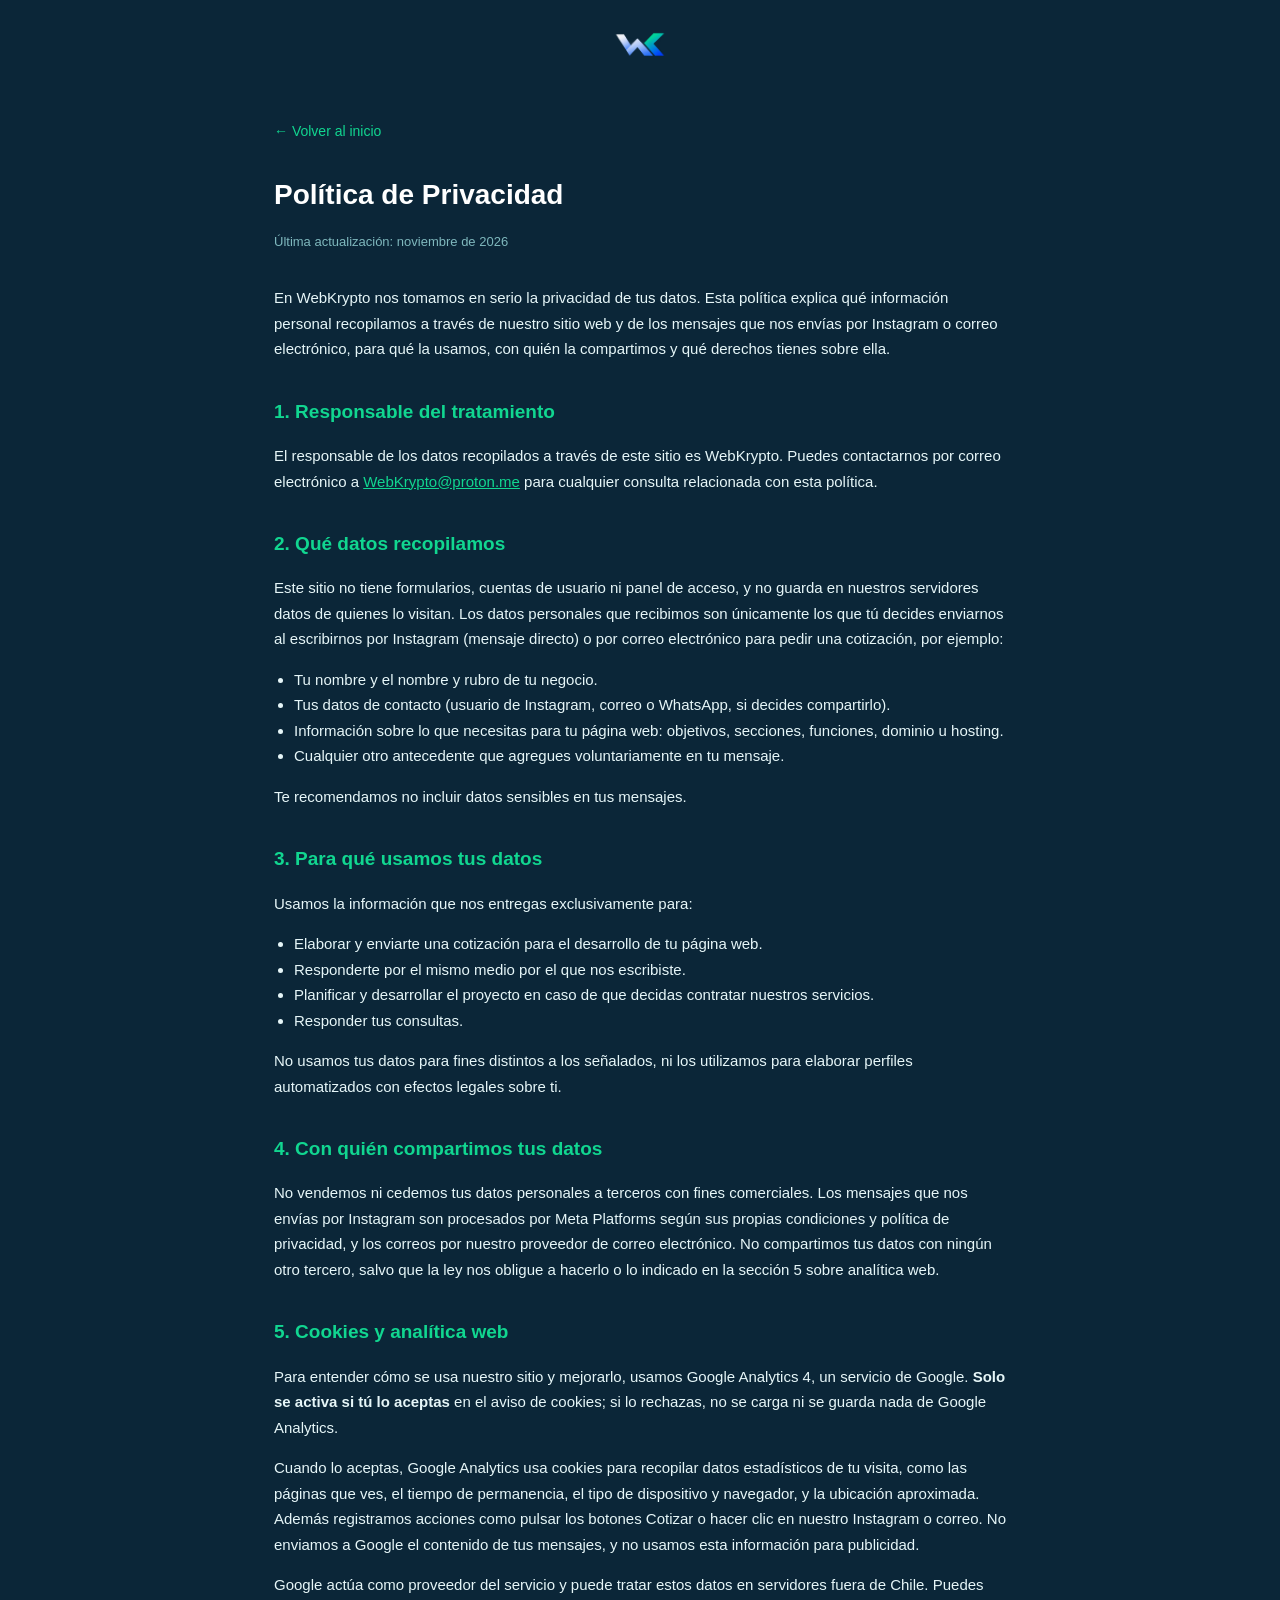
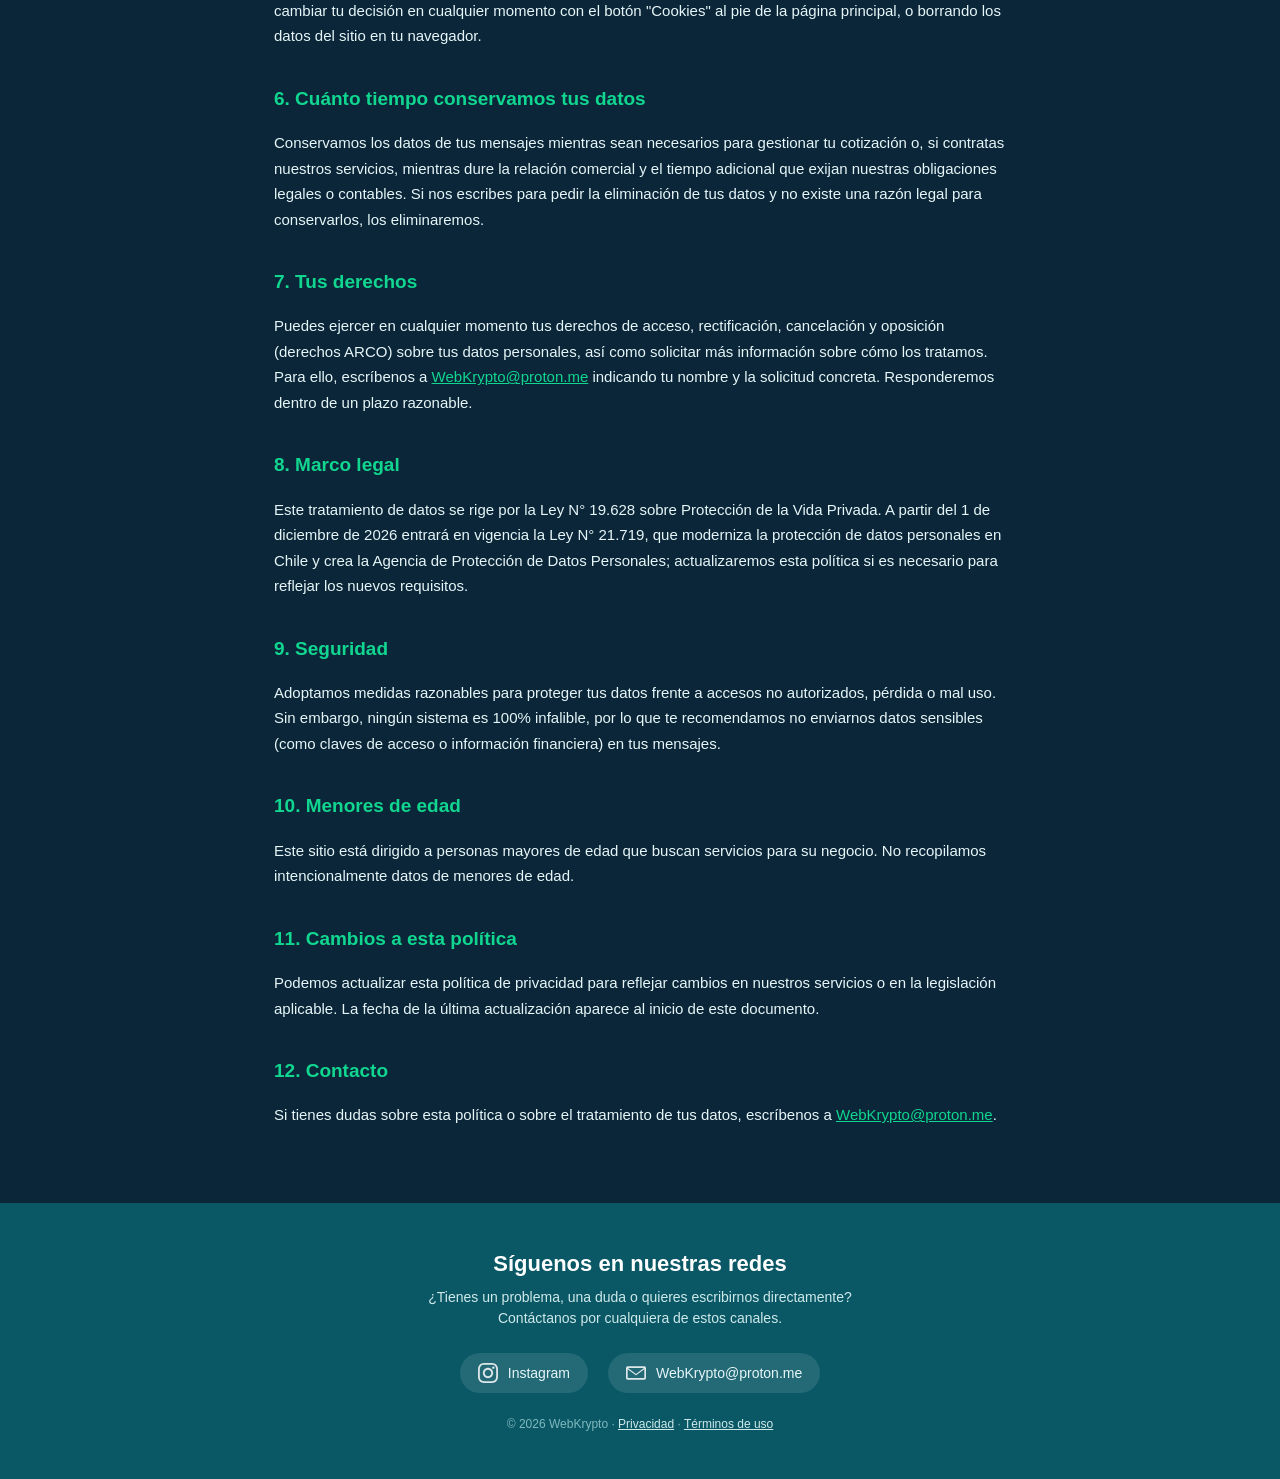
<file: privacidad.html>
<!DOCTYPE html>
<html lang="es">
<head>
    <meta charset="UTF-8">
    <meta http-equiv="Content-Security-Policy" content="default-src 'self'; script-src 'self' https://*.googletagmanager.com; style-src 'self' 'unsafe-inline' https://fonts.googleapis.com; font-src https://fonts.gstatic.com; img-src 'self' data: https://*.google-analytics.com https://*.googletagmanager.com; connect-src 'self' https://*.google-analytics.com https://*.analytics.google.com https://*.googletagmanager.com; object-src 'none'; base-uri 'self'; form-action 'self'; upgrade-insecure-requests">
    <meta name="referrer" content="strict-origin-when-cross-origin">
    <meta name="viewport" content="width=device-width, initial-scale=1.0">
    <title>Política de Privacidad — WebKrypto</title>
    <meta name="description" content="Política de privacidad de WebKrypto: qué datos personales recopilamos, para qué los usamos y cómo puedes ejercer tus derechos.">
    <meta name="robots" content="noindex">
    <link rel="stylesheet" href="style.css">
    <link rel="preconnect" href="https://fonts.googleapis.com">
    <link rel="preconnect" href="https://fonts.gstatic.com" crossorigin>
    <link href="https://fonts.googleapis.com/css2?family=Poppins:wght@400;600;700&display=swap" rel="stylesheet">
    <link rel="icon" href="favicon.ico" sizes="48x48">
    <link rel="icon" type="image/png" sizes="48x48" href="logo/favicon-48.png">
    <link rel="icon" type="image/png" sizes="192x192" href="logo/favicon-192.png">
    <link rel="apple-touch-icon" href="logo/apple-touch-icon.png">
    <script src="js/seguridad.js"></script>
</head>
<body>
    <header class="legal-header">
        <a href="index.html"><img src="logo/logo-opt.png" alt="WebKrypto logo" width="512" height="341"></a>
    </header>

    <main class="legal-content">
        <a class="legal-volver" href="index.html">← Volver al inicio</a>
        <h1>Política de Privacidad</h1>
        <p class="legal-actualizado">Última actualización: noviembre de 2026</p>

        <p>En WebKrypto nos tomamos en serio la privacidad de tus datos. Esta política explica qué información personal recopilamos a través de nuestro sitio web y de los mensajes que nos envías por Instagram o correo electrónico, para qué la usamos, con quién la compartimos y qué derechos tienes sobre ella.</p>

        <h2>1. Responsable del tratamiento</h2>
        <p>El responsable de los datos recopilados a través de este sitio es WebKrypto. Puedes contactarnos por correo electrónico a <a href="mailto:WebKrypto@proton.me">WebKrypto@proton.me</a> para cualquier consulta relacionada con esta política.</p>

        <h2>2. Qué datos recopilamos</h2>
        <p>Este sitio no tiene formularios, cuentas de usuario ni panel de acceso, y no guarda en nuestros servidores datos de quienes lo visitan. Los datos personales que recibimos son únicamente los que tú decides enviarnos al escribirnos por Instagram (mensaje directo) o por correo electrónico para pedir una cotización, por ejemplo:</p>
        <ul>
            <li>Tu nombre y el nombre y rubro de tu negocio.</li>
            <li>Tus datos de contacto (usuario de Instagram, correo o WhatsApp, si decides compartirlo).</li>
            <li>Información sobre lo que necesitas para tu página web: objetivos, secciones, funciones, dominio u hosting.</li>
            <li>Cualquier otro antecedente que agregues voluntariamente en tu mensaje.</li>
        </ul>
        <p>Te recomendamos no incluir datos sensibles en tus mensajes.</p>

        <h2>3. Para qué usamos tus datos</h2>
        <p>Usamos la información que nos entregas exclusivamente para:</p>
        <ul>
            <li>Elaborar y enviarte una cotización para el desarrollo de tu página web.</li>
            <li>Responderte por el mismo medio por el que nos escribiste.</li>
            <li>Planificar y desarrollar el proyecto en caso de que decidas contratar nuestros servicios.</li>
            <li>Responder tus consultas.</li>
        </ul>
        <p>No usamos tus datos para fines distintos a los señalados, ni los utilizamos para elaborar perfiles automatizados con efectos legales sobre ti.</p>

        <h2>4. Con quién compartimos tus datos</h2>
        <p>No vendemos ni cedemos tus datos personales a terceros con fines comerciales. Los mensajes que nos envías por Instagram son procesados por Meta Platforms según sus propias condiciones y política de privacidad, y los correos por nuestro proveedor de correo electrónico. No compartimos tus datos con ningún otro tercero, salvo que la ley nos obligue a hacerlo o lo indicado en la sección 5 sobre analítica web.</p>

        <h2 id="cookies">5. Cookies y analítica web</h2>
        <p>Para entender cómo se usa nuestro sitio y mejorarlo, usamos Google Analytics 4, un servicio de Google. <strong>Solo se activa si tú lo aceptas</strong> en el aviso de cookies; si lo rechazas, no se carga ni se guarda nada de Google Analytics.</p>
        <p>Cuando lo aceptas, Google Analytics usa cookies para recopilar datos estadísticos de tu visita, como las páginas que ves, el tiempo de permanencia, el tipo de dispositivo y navegador, y la ubicación aproximada. Además registramos acciones como pulsar los botones Cotizar o hacer clic en nuestro Instagram o correo. No enviamos a Google el contenido de tus mensajes, y no usamos esta información para publicidad.</p>
        <p>Google actúa como proveedor del servicio y puede tratar estos datos en servidores fuera de Chile. Puedes cambiar tu decisión en cualquier momento con el botón "Cookies" al pie de la página principal, o borrando los datos del sitio en tu navegador.</p>

        <h2>6. Cuánto tiempo conservamos tus datos</h2>
        <p>Conservamos los datos de tus mensajes mientras sean necesarios para gestionar tu cotización o, si contratas nuestros servicios, mientras dure la relación comercial y el tiempo adicional que exijan nuestras obligaciones legales o contables. Si nos escribes para pedir la eliminación de tus datos y no existe una razón legal para conservarlos, los eliminaremos.</p>

        <h2>7. Tus derechos</h2>
        <p>Puedes ejercer en cualquier momento tus derechos de acceso, rectificación, cancelación y oposición (derechos ARCO) sobre tus datos personales, así como solicitar más información sobre cómo los tratamos. Para ello, escríbenos a <a href="mailto:WebKrypto@proton.me">WebKrypto@proton.me</a> indicando tu nombre y la solicitud concreta. Responderemos dentro de un plazo razonable.</p>

        <h2>8. Marco legal</h2>
        <p>Este tratamiento de datos se rige por la Ley N° 19.628 sobre Protección de la Vida Privada. A partir del 1 de diciembre de 2026 entrará en vigencia la Ley N° 21.719, que moderniza la protección de datos personales en Chile y crea la Agencia de Protección de Datos Personales; actualizaremos esta política si es necesario para reflejar los nuevos requisitos.</p>

        <h2>9. Seguridad</h2>
        <p>Adoptamos medidas razonables para proteger tus datos frente a accesos no autorizados, pérdida o mal uso. Sin embargo, ningún sistema es 100% infalible, por lo que te recomendamos no enviarnos datos sensibles (como claves de acceso o información financiera) en tus mensajes.</p>

        <h2>10. Menores de edad</h2>
        <p>Este sitio está dirigido a personas mayores de edad que buscan servicios para su negocio. No recopilamos intencionalmente datos de menores de edad.</p>

        <h2>11. Cambios a esta política</h2>
        <p>Podemos actualizar esta política de privacidad para reflejar cambios en nuestros servicios o en la legislación aplicable. La fecha de la última actualización aparece al inicio de este documento.</p>

        <h2>12. Contacto</h2>
        <p>Si tienes dudas sobre esta política o sobre el tratamiento de tus datos, escríbenos a <a href="mailto:WebKrypto@proton.me">WebKrypto@proton.me</a>.</p>
    </main>

    <footer class="footer" id="contacto">
        <h2 class="footer-titulo">Síguenos en nuestras redes</h2>
        <p class="footer-texto">¿Tienes un problema, una duda o quieres escribirnos directamente? Contáctanos por cualquiera de estos canales.</p>
        <div class="footer-redes">
            <a href="https://www.instagram.com/web_krypto?stkn=YzI0cHBpcjc2MnAw" target="_blank" rel="noopener noreferrer" class="footer-contacto-item" aria-label="Instagram">
                <img src="iconos/instagram.svg" alt="" class="footer-icono" loading="lazy">
                <span class="footer-contacto-texto">Instagram</span>
            </a>
            <a href="mailto:WebKrypto@proton.me" class="footer-contacto-item" aria-label="Escríbenos por correo electrónico a WebKrypto@proton.me">
                <img src="iconos/envelope.svg" alt="" class="footer-icono" loading="lazy">
                <span class="footer-contacto-texto">WebKrypto@proton.me</span>
            </a>
        </div>
        <p class="footer-copy">© 2026 WebKrypto · <a href="privacidad.html" style="color:#cfe9e9;">Privacidad</a> · <a href="terminos.html" style="color:#cfe9e9;">Términos de uso</a></p>
    </footer>
    <script src="js/analytics.js" defer></script>
</body>
</html>
</file>
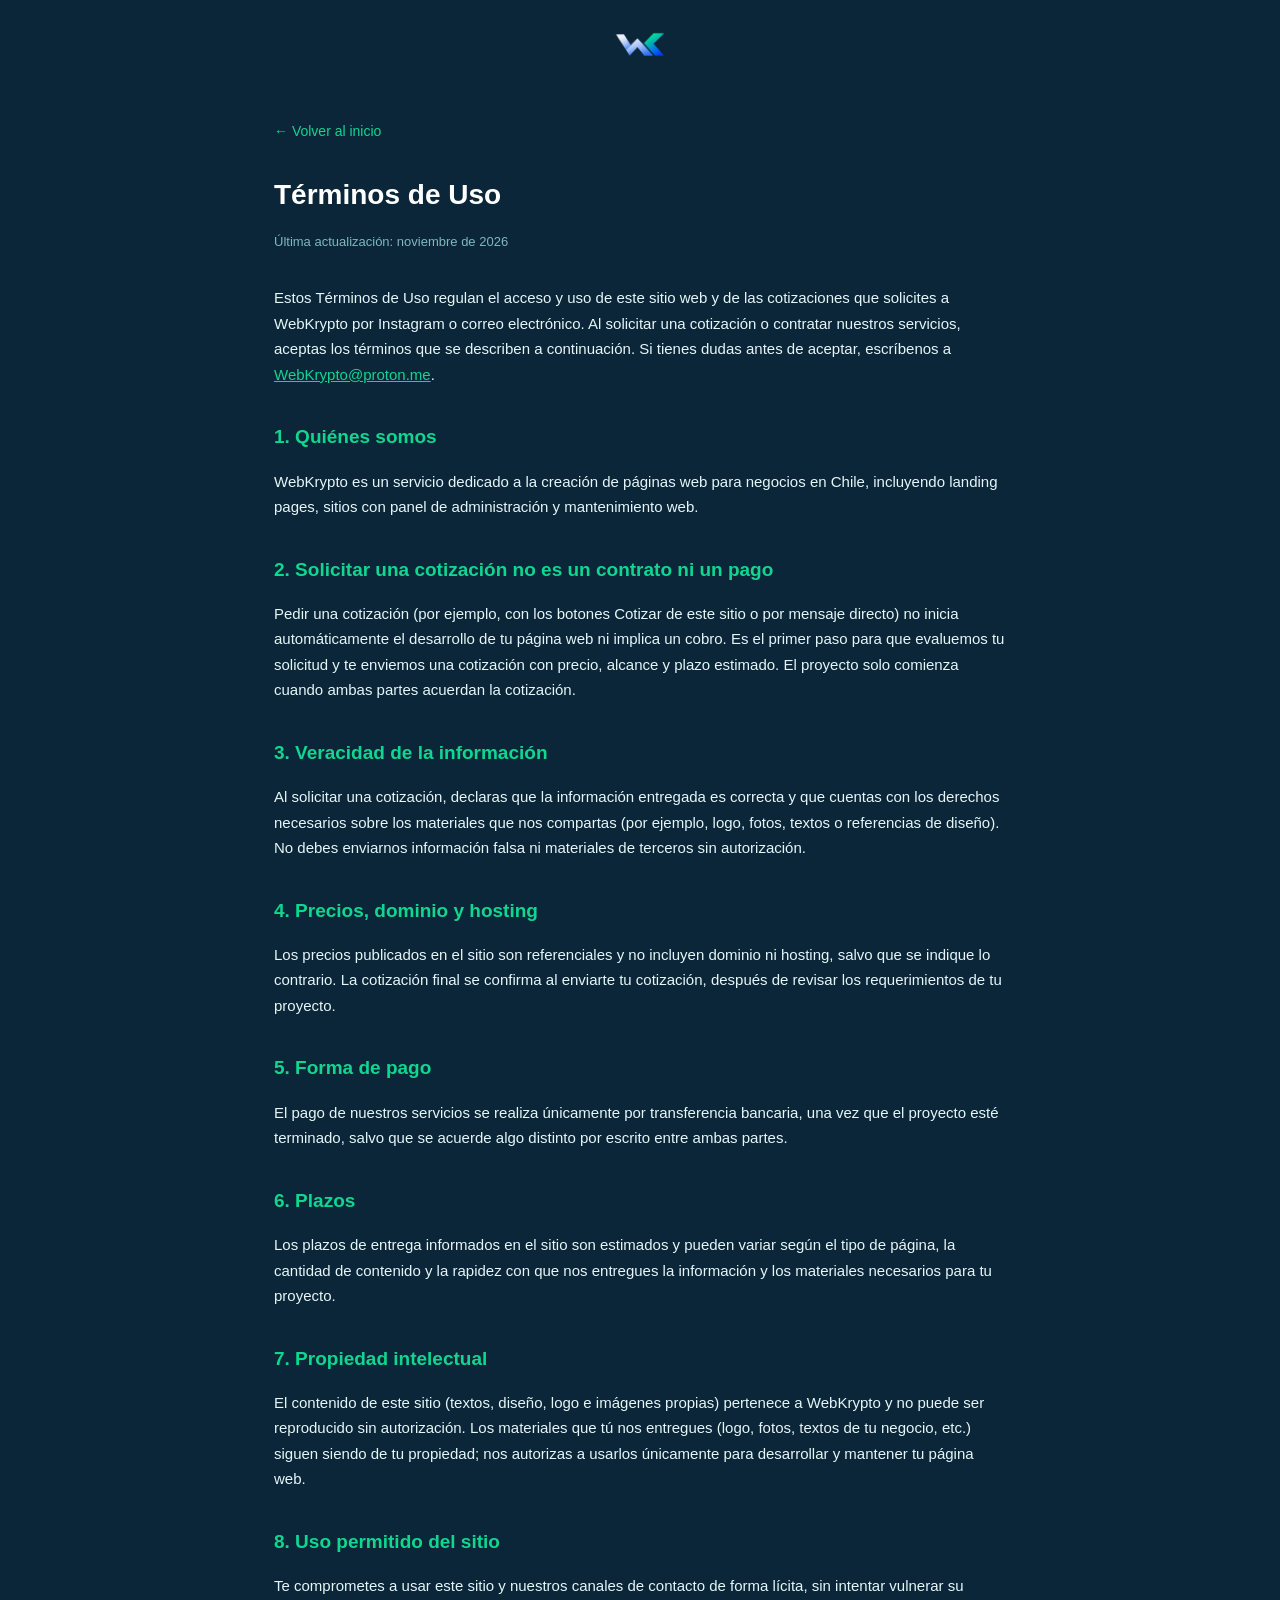
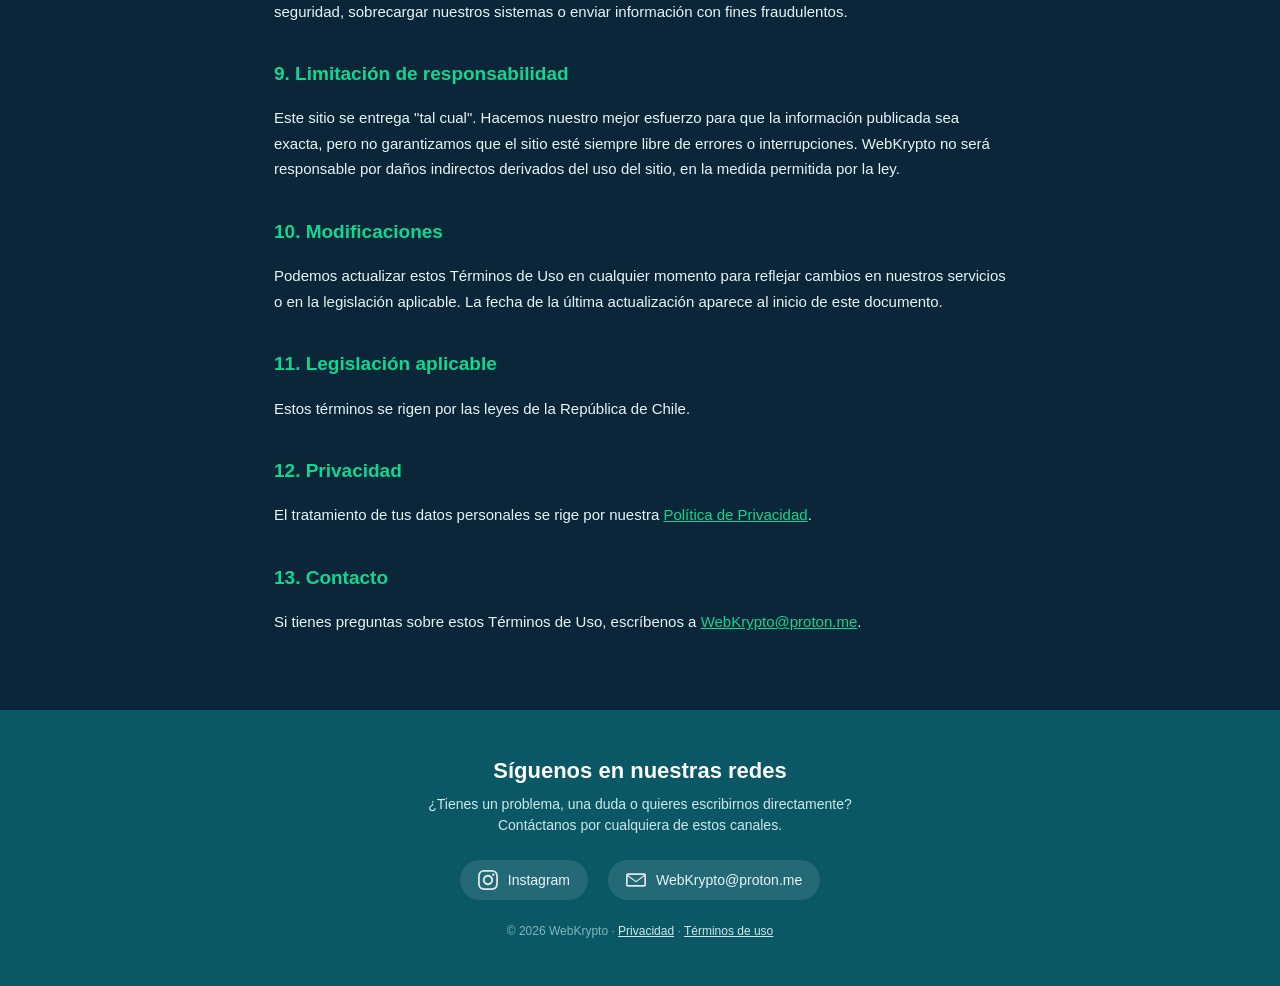
<file: terminos.html>
<!DOCTYPE html>
<html lang="es">
<head>
    <meta charset="UTF-8">
    <meta http-equiv="Content-Security-Policy" content="default-src 'self'; script-src 'self' https://*.googletagmanager.com; style-src 'self' 'unsafe-inline' https://fonts.googleapis.com; font-src https://fonts.gstatic.com; img-src 'self' data: https://*.google-analytics.com https://*.googletagmanager.com; connect-src 'self' https://*.google-analytics.com https://*.analytics.google.com https://*.googletagmanager.com; object-src 'none'; base-uri 'self'; form-action 'self'; upgrade-insecure-requests">
    <meta name="referrer" content="strict-origin-when-cross-origin">
    <meta name="viewport" content="width=device-width, initial-scale=1.0">
    <title>Términos de Uso — WebKrypto</title>
    <meta name="description" content="Términos y condiciones de uso del sitio web y los servicios de WebKrypto.">
    <meta name="robots" content="noindex">
    <link rel="stylesheet" href="style.css">
    <link rel="preconnect" href="https://fonts.googleapis.com">
    <link rel="preconnect" href="https://fonts.gstatic.com" crossorigin>
    <link href="https://fonts.googleapis.com/css2?family=Poppins:wght@400;600;700&display=swap" rel="stylesheet">
    <link rel="icon" href="favicon.ico" sizes="48x48">
    <link rel="icon" type="image/png" sizes="48x48" href="logo/favicon-48.png">
    <link rel="icon" type="image/png" sizes="192x192" href="logo/favicon-192.png">
    <link rel="apple-touch-icon" href="logo/apple-touch-icon.png">
    <script src="js/seguridad.js"></script>
</head>
<body>
    <header class="legal-header">
        <a href="index.html"><img src="logo/logo-opt.png" alt="WebKrypto logo" width="512" height="341"></a>
    </header>

    <main class="legal-content">
        <a class="legal-volver" href="index.html">← Volver al inicio</a>
        <h1>Términos de Uso</h1>
        <p class="legal-actualizado">Última actualización: noviembre de 2026</p>

        <p>Estos Términos de Uso regulan el acceso y uso de este sitio web y de las cotizaciones que solicites a WebKrypto por Instagram o correo electrónico. Al solicitar una cotización o contratar nuestros servicios, aceptas los términos que se describen a continuación. Si tienes dudas antes de aceptar, escríbenos a <a href="mailto:WebKrypto@proton.me">WebKrypto@proton.me</a>.</p>

        <h2>1. Quiénes somos</h2>
        <p>WebKrypto es un servicio dedicado a la creación de páginas web para negocios en Chile, incluyendo landing pages, sitios con panel de administración y mantenimiento web.</p>

        <h2>2. Solicitar una cotización no es un contrato ni un pago</h2>
        <p>Pedir una cotización (por ejemplo, con los botones Cotizar de este sitio o por mensaje directo) no inicia automáticamente el desarrollo de tu página web ni implica un cobro. Es el primer paso para que evaluemos tu solicitud y te enviemos una cotización con precio, alcance y plazo estimado. El proyecto solo comienza cuando ambas partes acuerdan la cotización.</p>

        <h2>3. Veracidad de la información</h2>
        <p>Al solicitar una cotización, declaras que la información entregada es correcta y que cuentas con los derechos necesarios sobre los materiales que nos compartas (por ejemplo, logo, fotos, textos o referencias de diseño). No debes enviarnos información falsa ni materiales de terceros sin autorización.</p>

        <h2>4. Precios, dominio y hosting</h2>
        <p>Los precios publicados en el sitio son referenciales y no incluyen dominio ni hosting, salvo que se indique lo contrario. La cotización final se confirma al enviarte tu cotización, después de revisar los requerimientos de tu proyecto.</p>

        <h2>5. Forma de pago</h2>
        <p>El pago de nuestros servicios se realiza únicamente por transferencia bancaria, una vez que el proyecto esté terminado, salvo que se acuerde algo distinto por escrito entre ambas partes.</p>

        <h2>6. Plazos</h2>
        <p>Los plazos de entrega informados en el sitio son estimados y pueden variar según el tipo de página, la cantidad de contenido y la rapidez con que nos entregues la información y los materiales necesarios para tu proyecto.</p>

        <h2>7. Propiedad intelectual</h2>
        <p>El contenido de este sitio (textos, diseño, logo e imágenes propias) pertenece a WebKrypto y no puede ser reproducido sin autorización. Los materiales que tú nos entregues (logo, fotos, textos de tu negocio, etc.) siguen siendo de tu propiedad; nos autorizas a usarlos únicamente para desarrollar y mantener tu página web.</p>

        <h2>8. Uso permitido del sitio</h2>
        <p>Te comprometes a usar este sitio y nuestros canales de contacto de forma lícita, sin intentar vulnerar su seguridad, sobrecargar nuestros sistemas o enviar información con fines fraudulentos.</p>

        <h2>9. Limitación de responsabilidad</h2>
        <p>Este sitio se entrega "tal cual". Hacemos nuestro mejor esfuerzo para que la información publicada sea exacta, pero no garantizamos que el sitio esté siempre libre de errores o interrupciones. WebKrypto no será responsable por daños indirectos derivados del uso del sitio, en la medida permitida por la ley.</p>

        <h2>10. Modificaciones</h2>
        <p>Podemos actualizar estos Términos de Uso en cualquier momento para reflejar cambios en nuestros servicios o en la legislación aplicable. La fecha de la última actualización aparece al inicio de este documento.</p>

        <h2>11. Legislación aplicable</h2>
        <p>Estos términos se rigen por las leyes de la República de Chile.</p>

        <h2>12. Privacidad</h2>
        <p>El tratamiento de tus datos personales se rige por nuestra <a href="privacidad.html">Política de Privacidad</a>.</p>

        <h2>13. Contacto</h2>
        <p>Si tienes preguntas sobre estos Términos de Uso, escríbenos a <a href="mailto:WebKrypto@proton.me">WebKrypto@proton.me</a>.</p>
    </main>

    <footer class="footer" id="contacto">
        <h2 class="footer-titulo">Síguenos en nuestras redes</h2>
        <p class="footer-texto">¿Tienes un problema, una duda o quieres escribirnos directamente? Contáctanos por cualquiera de estos canales.</p>
        <div class="footer-redes">
            <a href="https://www.instagram.com/web_krypto?stkn=YzI0cHBpcjc2MnAw" target="_blank" rel="noopener noreferrer" class="footer-contacto-item" aria-label="Instagram">
                <img src="iconos/instagram.svg" alt="" class="footer-icono" loading="lazy">
                <span class="footer-contacto-texto">Instagram</span>
            </a>
            <a href="mailto:WebKrypto@proton.me" class="footer-contacto-item" aria-label="Escríbenos por correo electrónico a WebKrypto@proton.me">
                <img src="iconos/envelope.svg" alt="" class="footer-icono" loading="lazy">
                <span class="footer-contacto-texto">WebKrypto@proton.me</span>
            </a>
        </div>
        <p class="footer-copy">© 2026 WebKrypto · <a href="privacidad.html" style="color:#cfe9e9;">Privacidad</a> · <a href="terminos.html" style="color:#cfe9e9;">Términos de uso</a></p>
    </footer>
    <script src="js/analytics.js" defer></script>
</body>
</html>
</file>
<file: style.css>
:root {
    --bg: #0b2638;
    --bg-2: #0f3048;
    --teal: #0d6e80;
    --teal-2: #1e9494;
    --mint: #11d690;
    --muted: #cfe9e9;
    --line: rgba(255, 255, 255, 0.12);
}

*, *::before, *::after { box-sizing: border-box; }

html { scroll-behavior: smooth; }

body, html {
    margin: 0;
    padding: 0;
    background-color: var(--bg);
}

body { font-family: Poppins, system-ui, sans-serif; color: #fff; }

img { max-width: 100%; }

.skip-link {
    position: absolute;
    left: 12px;
    top: -60px;
    background: #fff;
    color: #0b2638;
    padding: 10px 16px;
    border-radius: 8px;
    z-index: 1000;
    font-weight: 600;
}
.skip-link:focus { top: 12px; }

:focus-visible { outline: 3px solid var(--mint); outline-offset: 3px; }

#inicio, #servicios, #mantenimiento, #proceso, #faq, #contacto { scroll-margin-top: 76px; }

/* ---------- Botones ---------- */
.btn {
    display: inline-flex;
    align-items: center;
    justify-content: center;
    gap: 8px;
    padding: 11px 22px;
    border-radius: 999px;
    border: 2px solid transparent;
    font-family: Poppins, sans-serif;
    font-weight: 600;
    font-size: 15px;
    line-height: 1.2;
    text-decoration: none;
    cursor: pointer;
    transition: transform 0.2s ease, box-shadow 0.2s ease, background-color 0.2s ease, color 0.2s ease;
}
.btn:hover { transform: none; }
.btn-lg { padding: 15px 30px; font-size: 16px; }
.btn-primary { background: var(--mint); color: #062a1f; }
.btn-primary:hover { background: #3ee8aa; }
.btn-ghost { border-color: rgba(255, 255, 255, 0.7); color: #fff; background: rgba(255, 255, 255, 0.08); }
.btn-ghost:hover { background: rgba(255, 255, 255, 0.2); }
.btn-outline { border-color: var(--mint); color: var(--mint); background: transparent; }
.btn-outline:hover { background: var(--mint); color: #062a1f; }
.btn img { width: 18px; height: 18px; }
.btn-primary img { filter: none; }

/* ---------- Navbar ---------- */
.nav {
    position: sticky;
    top: 0;
    z-index: 500;
    transition: box-shadow 0.3s ease;
}
/* El desenfoque va en un pseudo-elemento: así no rompe el menú móvil (position: fixed). */
.nav::before {
    content: "";
    position: absolute;
    inset: 0;
    background: rgba(11, 38, 56, 0.78);
    -webkit-backdrop-filter: blur(14px) saturate(140%);
    backdrop-filter: blur(14px) saturate(140%);
    border-bottom: 1px solid var(--line);
    z-index: -1;
}
.nav.scrolled { box-shadow: none; }

.nav-inner {
    max-width: 1180px;
    margin: 0 auto;
    padding: 10px 24px;
    display: flex;
    align-items: center;
    justify-content: space-between;
    gap: 24px;
}
.nav-brand { display: flex; align-items: center; flex-shrink: 0; }
.nav-logo { height: 40px; width: auto; display: block; }

.nav-menu { display: flex; align-items: center; gap: 28px; flex: 1; justify-content: flex-end; }
.nav-links { display: flex; align-items: center; gap: 4px; margin: 0; padding: 0; list-style: none; }
.nav-links a {
    position: relative;
    display: block;
    padding: 10px 14px;
    color: #e6f1f1;
    text-decoration: none;
    font-size: 15px;
    font-weight: 500;
    white-space: nowrap;
    transition: color 0.2s ease;
}
.nav-links a::after {
    content: "";
    position: absolute;
    left: 14px;
    right: 14px;
    bottom: 4px;
    height: 2px;
    border-radius: 2px;
    background: linear-gradient(90deg, var(--mint), #3ab4ff);
    transform: scaleX(0);
    transform-origin: left;
    transition: transform 0.25s ease;
}
.nav-links a:hover, .nav-links a.activo { color: #fff; }
.nav-links a:hover::after, .nav-links a.activo::after { transform: scaleX(1); }
.nav-cta { padding: 10px 20px; white-space: nowrap; }

.nav-toggle {
    display: none;
    flex-direction: column;
    justify-content: center;
    align-items: center;
    gap: 5px;
    width: 44px;
    height: 44px;
    background: rgba(255, 255, 255, 0.08);
    border: 1px solid var(--line);
    border-radius: 12px;
    cursor: pointer;
    padding: 0;
    position: relative;
    z-index: 700;
}
.nav-toggle span { display: block; width: 22px; height: 2px; background: #fff; border-radius: 2px; transition: transform 0.25s ease, opacity 0.25s ease; }
.nav-toggle.activo span:nth-child(1) { transform: translateY(7px) rotate(45deg); }
.nav-toggle.activo span:nth-child(2) { opacity: 0; }
.nav-toggle.activo span:nth-child(3) { transform: translateY(-7px) rotate(-45deg); }

@media (max-width: 860px) {
    .nav-inner { padding: 8px 16px; }
    .nav-logo { height: 34px; }
    .nav-toggle { display: flex; }

    .nav-menu {
        position: fixed;
        inset: 0;
        width: 100%;
        height: 100vh;
        height: 100dvh;
        flex-direction: column;
        justify-content: center;
        gap: 22px;
        background: linear-gradient(160deg, #0b2638 0%, #0d6e80 60%, #1e9494 100%);
        z-index: 600;
        transform: translateX(100%);
        visibility: hidden;
        transition: transform 0.4s cubic-bezier(0.4, 0, 0.2, 1), visibility 0.4s;
    }
    .nav-menu.abierto { transform: translateX(0); visibility: visible; }
    .nav-links { flex-direction: column; gap: 6px; }
    .nav-links a { font-size: 22px; padding: 12px 36px; text-align: center; }
    .nav-links a::after { left: 36px; right: 36px; bottom: 6px; }
    .nav-links li, .nav-cta { opacity: 0; transform: translateY(18px); }
    .nav-menu.abierto .nav-links li, .nav-menu.abierto .nav-cta { animation: navLinkIn 0.45s ease forwards; }
    .nav-menu.abierto li:nth-child(1) { animation-delay: 0.08s; }
    .nav-menu.abierto li:nth-child(2) { animation-delay: 0.14s; }
    .nav-menu.abierto li:nth-child(3) { animation-delay: 0.20s; }
    .nav-menu.abierto li:nth-child(4) { animation-delay: 0.26s; }
    .nav-menu.abierto li:nth-child(5) { animation-delay: 0.32s; }
    .nav-menu.abierto .nav-cta { animation-delay: 0.4s; padding: 14px 32px; font-size: 17px; }
}

@keyframes navLinkIn { to { opacity: 1; transform: translateY(0); } }

/* ---------- Hero ---------- */
.hero {
    position: relative;
    overflow: hidden;
    background: linear-gradient(135deg, #0560a8 0%, #13909f 55%, #2de3b4 100%);
    padding: clamp(64px, 11vw, 120px) 20px clamp(64px, 10vw, 104px);
    text-align: center;
}
.hero::before, .hero::after { content: ""; position: absolute; border-radius: 50%; pointer-events: none; }
.hero::before { width: 300px; height: 300px; background: rgba(138, 224, 184, 0.45); top: -140px; left: 44%; }
.hero::after { width: 260px; height: 260px; background: rgba(58, 180, 255, 0.55); bottom: -120px; right: -60px; }
.hero-inner { position: relative; z-index: 1; max-width: 860px; margin: 0 auto; }
.hero-eyebrow {
    margin: 0 0 16px;
    font-size: 13px;
    font-weight: 600;
    letter-spacing: 0.14em;
    text-transform: uppercase;
    color: rgba(255, 255, 255, 0.85);
}
.hero-title { margin: 0 0 18px; font-size: clamp(30px, 5.6vw, 54px); line-height: 1.12; font-weight: 800; letter-spacing: -0.01em; text-wrap: balance; }
.hero-title span { background: linear-gradient(90deg, #fff, #b9fbe3); -webkit-background-clip: text; background-clip: text; color: transparent; text-decoration: underline; text-decoration-color: rgba(255, 255, 255, 0.55); text-decoration-thickness: 3px; text-underline-offset: 8px; }
.hero-sub { margin: 0 auto 30px; max-width: 620px; font-size: clamp(15px, 2.2vw, 18px); line-height: 1.6; color: #f1fffb; }
.hero-acciones { display: flex; flex-wrap: wrap; gap: 14px; justify-content: center; margin-bottom: 28px; }
.hero-chips { display: flex; flex-wrap: wrap; gap: 10px 22px; justify-content: center; margin: 0; padding: 0; list-style: none; font-size: 14px; font-weight: 500; }
.hero-chips li::before { content: "✓"; margin-right: 8px; font-weight: 700; color: #062a1f; background: var(--mint); width: 20px; height: 20px; border-radius: 50%; display: inline-flex; align-items: center; justify-content: center; font-size: 12px; }

/* ---------- Beneficios ---------- */
.beneficios { padding: 56px 20px 24px; }
.beneficios-grid { max-width: 1100px; margin: 0 auto; display: grid; grid-template-columns: repeat(auto-fit, minmax(220px, 1fr)); gap: 20px; }
.card {
    background: #fff;
    border-radius: 16px;
    padding: 30px 24px;
    text-align: center;
    transition: transform 0.2s ease, box-shadow 0.2s ease;
}
.card:hover { transform: translateY(-3px); }
.card-icon { width: 48px; height: 48px; margin-bottom: 14px; }
.card-title { font-size: 19px; color: var(--teal); margin: 0 0 10px; }
.card-text { font-size: 14px; color: #4a4a4a; line-height: 1.55; margin: 0; }

/* ---------- Planes ---------- */
.seccion-eyebrow { margin: 0 0 8px; color: var(--mint); font-size: 13px; font-weight: 700; letter-spacing: 0.1em; text-transform: uppercase; }
.servicios { text-align: center; padding: 72px 20px 40px; }
.servicios-titulo { color: #fff; font-size: clamp(26px, 4vw, 36px); margin: 0 0 12px; font-weight: 700; }
.servicios-subtitulo { color: var(--muted); font-size: 15px; line-height: 1.6; max-width: 640px; margin: 0 auto 52px; }
.servicios-subtitulo b { color: #fff; }

.planes { display: grid; grid-template-columns: repeat(auto-fit, minmax(290px, 1fr)); gap: 26px; max-width: 1120px; margin: 0 auto; align-items: stretch; }
.plan {
    position: relative;
    display: flex;
    flex-direction: column;
    text-align: left;
    padding: 34px 28px 28px;
    border-radius: 22px;
    background: linear-gradient(180deg, #14405d 0%, #0f3048 100%);
    border: 1px solid var(--line);
}
.planes .plan { transition: transform 0.25s ease, box-shadow 0.25s ease, border-color 0.25s ease, opacity 0.6s ease; }
.planes .plan:hover { transform: translateY(-4px); border-color: rgba(17, 214, 144, 0.5); }
.plan-destacado {
    border: 2px solid var(--mint);
    background: linear-gradient(180deg, #0f5a6a 0%, #0f3a52 100%);
}
@media (min-width: 960px) { .plan-destacado { padding-top: 46px; padding-bottom: 36px; margin: -14px 0; } }
.plan-badge {
    position: absolute;
    top: -15px;
    left: 50%;
    transform: translateX(-50%);
    background: linear-gradient(90deg, #f5c84b, #ffdc7a);
    color: #4a3200;
    font-size: 12px;
    font-weight: 700;
    padding: 7px 18px;
    border-radius: 999px;
    white-space: nowrap;
}
.plan-tag { margin: 0 0 6px; font-size: 12px; font-weight: 600; letter-spacing: 0.06em; text-transform: uppercase; color: var(--mint); }
.plan-nombre { margin: 0 0 10px; font-size: 24px; font-weight: 700; color: #fff; }
.plan-descripcion { margin: 0 0 20px; font-size: 14px; line-height: 1.6; color: var(--muted); }
.plan-precio { margin: 0 0 6px; font-size: 46px; font-weight: 800; line-height: 1; color: #fff; }
.plan-moneda { font-size: 22px; font-weight: 600; vertical-align: top; margin-right: 2px; position: relative; top: 6px; }
.plan-precio small { display: block; margin-top: 8px; font-size: 12px; font-weight: 500; color: var(--muted); }
.plan-regalo { margin: 14px 0 0; padding: 9px 14px; border-radius: 12px; background: rgba(245, 200, 75, 0.14); border: 1px dashed rgba(245, 200, 75, 0.6); color: #ffe39a; font-size: 13px; font-weight: 600; }
.plan-regalo::before { content: "🎁 "; }
.plan-lista { list-style: none; margin: 22px 0 18px; padding: 22px 0 0; border-top: 1px solid var(--line); flex-grow: 1; }
.plan-lista li { position: relative; padding: 0 0 12px 30px; font-size: 14px; line-height: 1.45; color: #eaf6f6; }
.plan-lista li::before {
    content: "✓";
    position: absolute;
    left: 0;
    top: 0;
    width: 20px;
    height: 20px;
    border-radius: 50%;
    background: rgba(17, 214, 144, 0.18);
    color: var(--mint);
    font-size: 12px;
    font-weight: 700;
    display: flex;
    align-items: center;
    justify-content: center;
}
.plan-demora { margin: 0 0 18px; font-size: 13px; color: var(--muted); }
.plan-demora::before { content: "⏱ "; }
.plan-btn { width: 100%; padding: 14px 20px; font-size: 16px; }
.servicios-nota { max-width: 760px; margin: 40px auto 0; color: var(--muted); font-size: 12.5px; line-height: 1.6; opacity: 0.9; }

/* ---------- Proceso ---------- */
.proceso-sec { text-align: center; padding: 72px 20px 88px; }
.cta-title { color: #fff; font-size: clamp(24px, 3.6vw, 34px); margin: 0 0 14px; font-weight: 700; }
.cta-aviso { color: var(--muted); font-size: 14.5px; line-height: 1.65; max-width: 700px; margin: 0 auto 44px; }
.proceso { list-style: none; margin: 0 auto 44px; padding: 0; max-width: 1100px; display: grid; grid-template-columns: repeat(5, 1fr); gap: 18px; counter-reset: paso; }
.proceso-paso { position: relative; padding: 24px 16px; border-radius: 18px; background: rgba(255, 255, 255, 0.06); border: 1px solid var(--line); }
.proceso-numero { display: inline-flex; align-items: center; justify-content: center; width: 42px; height: 42px; margin-bottom: 12px; border-radius: 50%; background: linear-gradient(135deg, var(--mint), #3ab4ff); color: #062a1f; font-weight: 800; font-size: 18px; }
.proceso-titulo { margin: 0 0 6px; font-size: 16px; color: #fff; }
.proceso-texto { margin: 0; font-size: 13.5px; line-height: 1.5; color: var(--muted); }
@media (max-width: 960px) { .proceso { grid-template-columns: repeat(2, 1fr); } .proceso-paso:last-child { grid-column: 1 / -1; } }
@media (max-width: 520px) { .proceso { grid-template-columns: 1fr; } }

/* ---------- Toast ---------- */
.toast {
    position: fixed;
    left: 50%;
    bottom: 28px;
    transform: translate(-50%, 30px);
    max-width: calc(100% - 32px);
    padding: 12px 20px;
    border-radius: 14px;
    background: #fff;
    color: #0b2638;
    font-size: 14px;
    font-weight: 600;
    opacity: 0;
    pointer-events: none;
    transition: opacity 0.3s ease, transform 0.3s ease;
    z-index: 900;
}
.toast.visible { opacity: 1; transform: translate(-50%, 0); }


/* ---------- Footer ---------- */
.footer {
    text-align: center;
    background-color: #0a5866;
    padding: 48px 20px;
    font-family: Poppins, sans-serif;
}

.footer-titulo {
    color: #ffffff;
    font-size: 22px;
    margin: 0 0 10px 0;
}

.footer-texto {
    color: #cfe9e9;
    font-size: 14px;
    max-width: 480px;
    margin: 0 auto 24px;
    line-height: 1.5;
}

.footer-redes {
    display: flex;
    flex-wrap: wrap;
    justify-content: center;
    align-items: center;
    gap: 20px;
    margin-bottom: 24px;
}

.footer-icono {
    width: 24px;
    height: 24px;
    filter: invert(1);
    opacity: 0.85;
    transition: opacity 0.2s ease, transform 0.2s ease;
}

.footer-redes a {
    display: flex;
    align-items: center;
    justify-content: center;
    width: 44px;
    height: 44px;
    background-color: rgba(255, 255, 255, 0.1);
    border-radius: 50%;
}

.footer-redes a:hover .footer-icono {
    opacity: 1;
    transform: scale(1.1);
}

.footer-contacto-item {
    width: auto !important;
    height: auto !important;
    padding: 10px 18px;
    border-radius: 999px !important;
    gap: 10px;
    text-decoration: none;
}

.footer-contacto-item .footer-icono {
    width: 20px;
    height: 20px;
    flex-shrink: 0;
}

.footer-contacto-texto {
    color: #e6f6f8;
    font-size: 14px;
    white-space: nowrap;
}

.footer-copy {
    color: #7fb8bd;
    font-size: 12px;
    margin: 0;
}

/* ---------- Servicios y precios ---------- */

/* ---------- FAQ / animaciones / flotante ---------- */
.faq {
    padding: 20px 20px 80px;
    font-family: Poppins, sans-serif;
    max-width: 800px;
    margin: 0 auto;
}

.faq-titulo {
    color: #ffffff;
    font-size: 28px;
    text-align: center;
    margin: 0 0 32px 0;
}

.faq-categoria {
    color: #11d690;
    font-size: 14px;
    text-transform: uppercase;
    letter-spacing: 0.04em;
    margin: 32px 0 12px 0;
}

.faq-grupo:first-of-type .faq-categoria {
    margin-top: 0;
}

.faq-item {
    background-color: #ffffff;
    border-radius: 10px;
    margin-bottom: 10px;
    padding: 4px 20px;
}

.faq-item summary {
    cursor: pointer;
    list-style: none;
    font-weight: 600;
    color: #0d6e80;
    font-size: 14px;
    padding: 14px 30px 14px 0;
    position: relative;
}

.faq-item summary::-webkit-details-marker {
    display: none;
}

.faq-item summary::after {
    content: "+";
    position: absolute;
    right: 0;
    top: 50%;
    transform: translateY(-50%);
    font-size: 20px;
    line-height: 1;
    color: #1e9494;
    transition: transform 0.2s ease;
}

.faq-item[open] summary::after {
    transform: translateY(-50%) rotate(45deg);
}

.faq-item p {
    color: #4a4a4a;
    font-size: 13px;
    line-height: 1.6;
    margin: 0 0 16px 0;
}

@media (max-width: 480px) {
    .faq-titulo {
        font-size: 22px;
    }
}

/* ---------- Animaciones al hacer scroll ---------- */
.reveal {
    opacity: 0;
    transform: translateY(32px);
    transition: opacity 0.7s ease, transform 0.7s ease;
    will-change: opacity, transform;
}

.reveal.visible {
    opacity: 1;
    transform: translateY(0);
}

@media (prefers-reduced-motion: reduce) {
    .reveal {
        opacity: 1;
        transform: none;
        transition: none;
    }

    .navbar ul,
    .navbar a {
        transition: none !important;
        animation: none !important;
    }

    .navbar ul.abierto {
        opacity: 1;
        transform: none;
    }
}

/* ---------- Botones flotantes (Instagram) ---------- */
.flotantes-contacto {
    position: fixed;
    right: 20px;
    bottom: 20px;
    z-index: 50;
    display: flex;
    flex-direction: column;
    gap: 12px;
}

.flotante {
    width: 56px;
    height: 56px;
    border-radius: 50%;
    display: flex;
    align-items: center;
    justify-content: center;
    transition: transform 0.2s ease, box-shadow 0.2s ease;
}

.flotante:hover {
    transform: scale(1.06);
}

.flotante img {
    width: 26px;
    height: 26px;
    filter: invert(1);
}

.flotante-instagram {
    background: radial-gradient(circle at 30% 107%, #fdf497 0%, #fdf497 5%, #fd5949 45%, #d6249f 60%, #285aeb 90%);
}

@media (max-width: 480px) {
    .flotantes-contacto {
        right: 14px;
        bottom: 14px;
        gap: 10px;
    }

    .flotante {
        width: 48px;
        height: 48px;
    }

    .flotante img {
        width: 22px;
        height: 22px;
    }
}


/* ---------- Páginas legales ---------- */
.legal-header {
    display: flex;
    align-items: center;
    justify-content: center;
    padding: 24px 20px;
    background-color: #0b2638;
}

.legal-header img {
    height: 40px;
    width: auto;
}

.legal-content {
    max-width: 780px;
    margin: 0 auto;
    padding: 20px 24px 60px;
    background-color: #0b2638;
    color: #cfe9e9;
    font-family: Poppins, sans-serif;
    line-height: 1.7;
}

.legal-content h1 {
    color: #ffffff;
    font-size: 28px;
    margin-bottom: 4px;
}

.legal-content .legal-actualizado {
    color: #7fb8bd;
    font-size: 13px;
    margin-bottom: 32px;
}

.legal-content h2 {
    color: #11d690;
    font-size: 19px;
    margin-top: 34px;
    margin-bottom: 10px;
}

.legal-content p,
.legal-content li {
    font-size: 15px;
    color: #e6f6f8;
}

.legal-content ul {
    padding-left: 20px;
    margin: 10px 0;
}

.legal-content a {
    color: #11d690;
}

.legal-volver {
    display: inline-block;
    margin-top: 8px;
    margin-bottom: 8px;
    color: #11d690;
    text-decoration: none;
    font-size: 14px;
}

.legal-volver:hover {
    text-decoration: underline;
}

@media (max-width: 480px) {
    .modal-overlay {
        padding: 10px;
    }

    .modal-box {
        padding-left: 18px;
        padding-right: 18px;
    }

    .form-nav {
        margin-left: -18px;
        margin-right: -18px;
        padding-left: 18px;
        padding-right: 18px;
    }
}


/* ---------- Utilidades / cookies ---------- */
.sr-only {
    position: absolute;
    width: 1px;
    height: 1px;
    padding: 0;
    margin: -1px;
    overflow: hidden;
    clip: rect(0, 0, 0, 0);
    white-space: nowrap;
    border: 0;
}

/* ---------- Aviso de cookies ---------- */
.cookie-banner {
    position: fixed;
    left: 16px;
    right: 16px;
    bottom: 16px;
    z-index: 900;
    max-width: 660px;
    margin: 0 auto;
    display: flex;
    flex-wrap: wrap;
    align-items: center;
    gap: 14px;
    padding: 16px 18px;
    background: #0b2638;
    border: 1px solid rgba(255, 255, 255, 0.18);
    border-radius: 12px;
    box-shadow: 0 10px 30px rgba(0, 0, 0, 0.45);
    color: #cfe9e9;
    font-family: Poppins, sans-serif;
    font-size: 13px;
    line-height: 1.5;
}

.cookie-banner p {
    flex: 1 1 280px;
    margin: 0;
}

.cookie-banner a {
    color: #11d690;
}

.cookie-acciones {
    display: flex;
    gap: 10px;
    margin-left: auto;
}

.cookie-banner button {
    font-family: inherit;
    font-weight: 600;
    font-size: 13px;
    padding: 9px 16px;
    border-radius: 8px;
    cursor: pointer;
    border: 1px solid rgba(255, 255, 255, 0.35);
    background: transparent;
    color: #ffffff;
}

.cookie-banner button.cookie-aceptar {
    background: #11d690;
    border-color: #11d690;
    color: #0d3d1a;
}

.footer-cookies {
    background: none;
    border: none;
    padding: 0;
    font: inherit;
    color: #cfe9e9;
    cursor: pointer;
}

.footer-cookies:hover {
    text-decoration: underline;
}

@media (prefers-reduced-motion: reduce) {
    .nav-menu li, .nav-menu .nav-cta { animation: none !important; opacity: 1 !important; transform: none !important; }
    .btn, .planes .plan, .card { transition: none; }
    html { scroll-behavior: auto; }
}
</file>
<file: fronted/style.css>
body, html {
    margin: 0;
    padding: 0;
    background-color: #0d6e80;
}

.navbar {
    background-color: #1e9494;
    display: flex;
    flex-direction: row;       
    justify-content: space-between;
    align-items: center;
    padding: 0 20px;
}

.navbar-logo {
    height: 40px;
    width: auto;
}

.navbar ul {
    display: flex;
    flex-direction: row;
    flex-wrap: nowrap;
    justify-content: center;
    align-items: center;
    margin: 0;
    padding: 0;
    list-style: none;
    flex: 1;
}

.navbar a {
    color: #f2f2f2;
    text-align: center;
    padding: 14px 16px;
    text-decoration: none;
    font-family: Poppins, sans-serif;
    white-space: nowrap;
}

.navbar a:hover {
    background-color: #6569685d;
}

@media (max-width: 480px) {
    .navbar {
        padding: 0 10px;
    }

    .navbar-logo {
        height: 30px;
    }

    .navbar ul {
        justify-content: space-between;
    }

    .navbar a {
        padding: 10px 6px;
        font-size: 13px;
    }
}

.hero-image {
    display: block;
    width: 100%;
    height: auto;
}

.container {
    display: flex;
    flex-wrap: wrap;
    justify-content: center;
    gap: 24px;
    padding: 40px 20px;
}

.card {
    background-color: #ffffff;
    border-radius: 12px;
    box-shadow: 0 4px 12px rgba(0, 0, 0, 0.15);
    padding: 32px 24px;
    width: 260px;
    text-align: center;
    font-family: Poppins, sans-serif;
    transition: transform 0.2s ease, box-shadow 0.2s ease;
}

.card:hover {
    transform: translateY(-4px);
    box-shadow: 0 8px 20px rgba(0, 0, 0, 0.2);
}

.card-icon {
    width: 48px;
    height: 48px;
    margin-bottom: 16px;
}

.card-title {
    font-size: 20px;
    color: #0d6e80;
    margin: 0 0 12px 0;
}

.card-text {
    font-size: 14px;
    color: #4a4a4a;
    line-height: 1.5;
    margin: 0;
}

.cta {
    text-align: center;
    padding: 60px 20px 80px;
    font-family: Poppins, sans-serif;
}

.cta-title {
    color: #ffffff;
    font-size: 28px;
    margin: 0 0 24px 0;
}

.cta-button {
    display: inline-block;
    background-color: #35dd14;
    color: #0d3d1a;
    font-weight: 600;
    font-size: 16px;
    text-decoration: none;
    padding: 16px 32px;
    border-radius: 8px;
    transition: transform 0.2s ease, background-color 0.2s ease;
}

.cta-button:hover {
    background-color: #2ec00f;
    transform: translateY(-2px);
}

@media (max-width: 480px) {
    .cta-title {
        font-size: 22px;
    }
}

.cta-button {
    border: none;
    cursor: pointer;
    font-family: Poppins, sans-serif;
}

.modal-overlay {
    display: none;
    position: fixed;
    inset: 0;
    background-color: rgba(0, 0, 0, 0.55);
    z-index: 1000;
    justify-content: center;
    align-items: center;
    padding: 20px;
}

.modal-overlay.activo {
    display: flex;
}

.modal-box {
    background-color: #ffffff;
    border-radius: 12px;
    max-width: 640px;
    width: 100%;
    max-height: 90vh;
    overflow-y: auto;
    padding: 32px 28px;
    position: relative;
    font-family: Poppins, sans-serif;
}

.modal-close {
    position: absolute;
    top: 12px;
    right: 16px;
    background: none;
    border: none;
    font-size: 28px;
    line-height: 1;
    color: #4a4a4a;
    cursor: pointer;
}

.form-titulo {
    color: #0d6e80;
    margin: 0 0 4px 0;
    font-size: 24px;
}

.form-subtitulo {
    color: #4a4a4a;
    margin: 0 0 24px 0;
    font-size: 14px;
}

.form-inicio fieldset {
    border: none;
    border-top: 2px solid #e0f2f2;
    padding: 16px 0 8px 0;
    margin: 0 0 8px 0;
}

.form-inicio legend {
    color: #0d6e80;
    font-weight: 600;
    font-size: 15px;
    padding: 0;
    margin-bottom: 10px;
}

.form-inicio label {
    display: block;
    font-size: 13px;
    color: #333333;
    margin-bottom: 12px;
}

.form-inicio label.check,
.form-inicio label.radio {
    display: flex;
    align-items: center;
    gap: 8px;
    margin-bottom: 8px;
}

.form-inicio label.check-otro,
.form-inicio label.radio-otro {
    display: flex;
    align-items: center;
    gap: 8px;
    margin-bottom: 8px;
    flex-wrap: wrap;
}

.form-inicio input[type="text"],
.form-inicio input[type="email"],
.form-inicio input[type="tel"],
.form-inicio input[type="date"],
.form-inicio textarea {
    width: 100%;
    box-sizing: border-box;
    padding: 8px 10px;
    margin-top: 4px;
    border: 1px solid #cccccc;
    border-radius: 6px;
    font-family: Poppins, sans-serif;
    font-size: 13px;
}

.form-inicio label.check-otro input[type="text"],
.form-inicio label.radio-otro input[type="text"],
.form-inicio label.radio-otro input[type="date"] {
    width: auto;
    flex: 1;
    margin-top: 0;
}

.form-inicio input[type="checkbox"],
.form-inicio input[type="radio"] {
    width: 16px;
    height: 16px;
    flex-shrink: 0;
}

.form-pregunta {
    font-size: 13px;
    font-weight: 600;
    color: #333333;
    margin: 4px 0 8px 0;
}

.form-nota {
    font-size: 12px;
    color: #777777;
    font-style: italic;
    margin: 4px 0 12px 0;
}

.form-submit {
    display: block;
    width: 100%;
    background-color: #35dd14;
    color: #0d3d1a;
    font-weight: 600;
    font-size: 15px;
    border: none;
    border-radius: 8px;
    padding: 14px;
    margin-top: 16px;
    cursor: pointer;
    transition: background-color 0.2s ease;
}

.form-submit:hover {
    background-color: #2ec00f;
}
</file>
